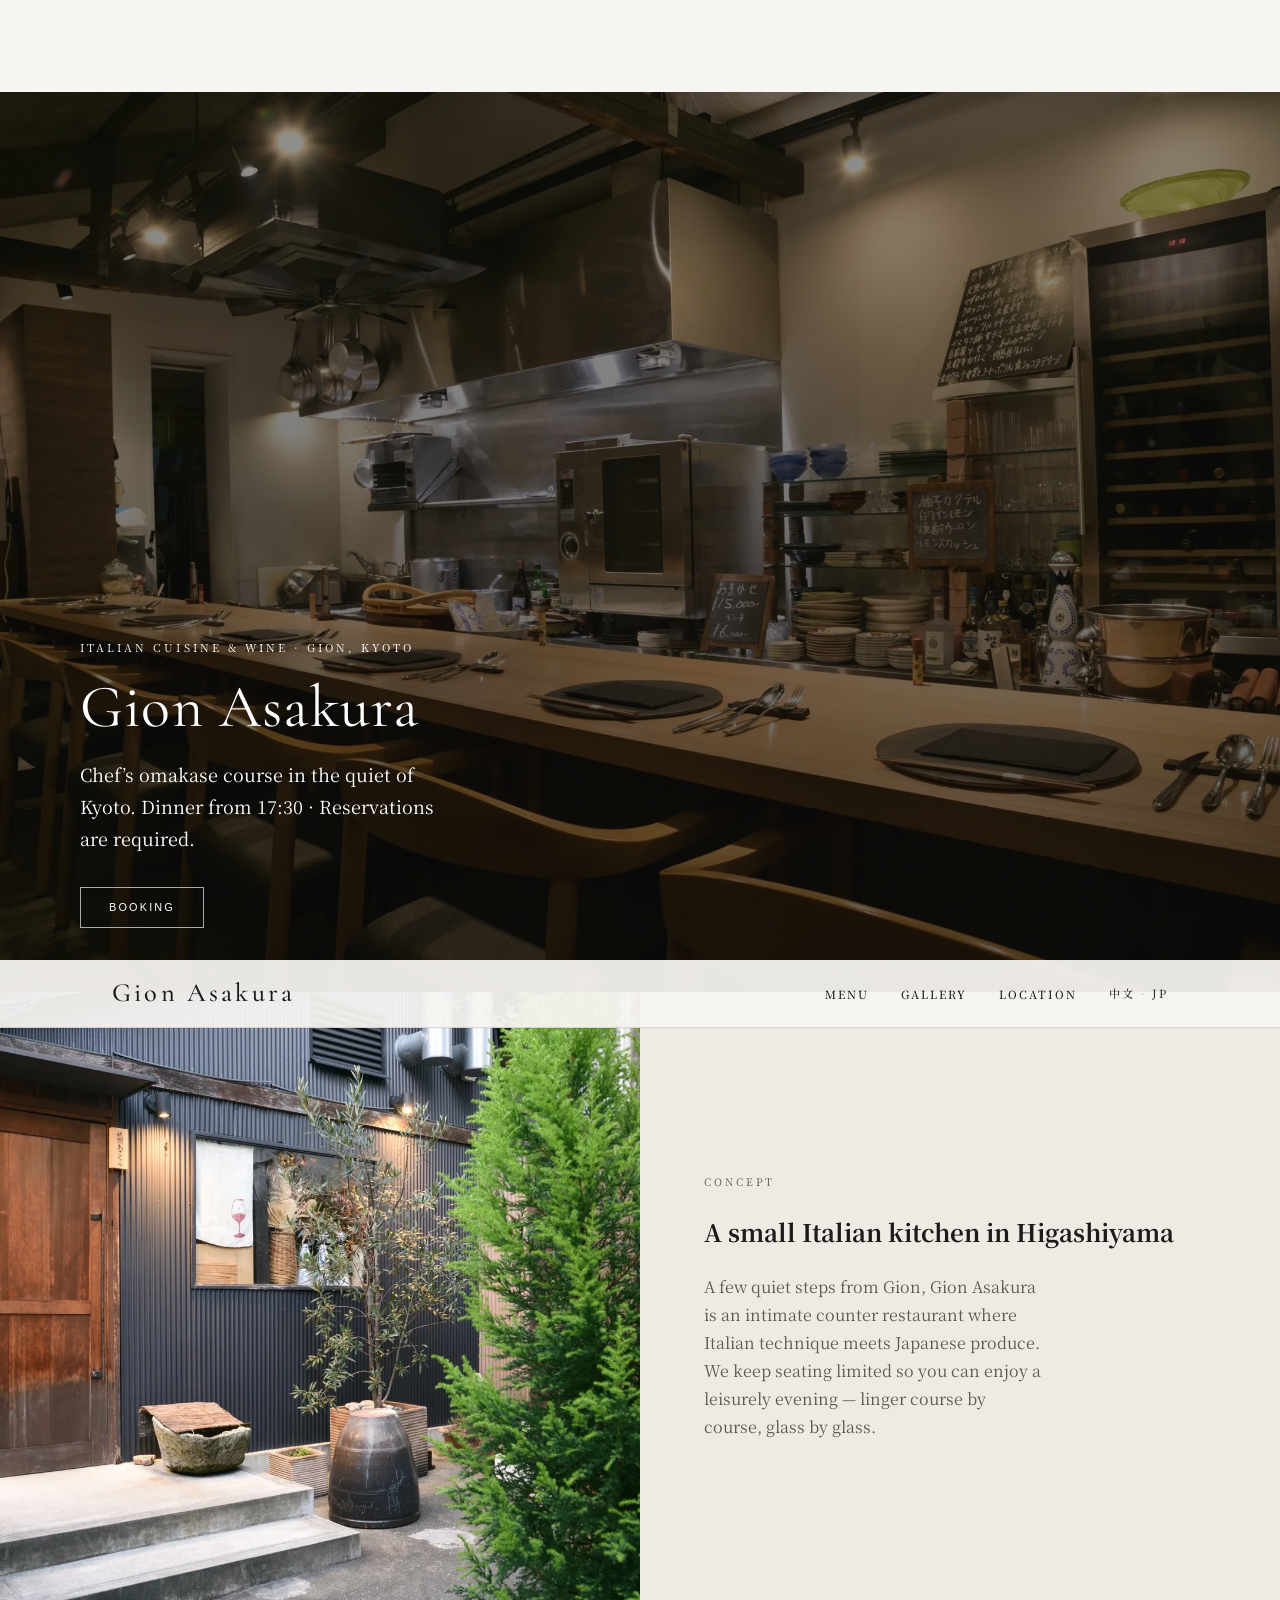
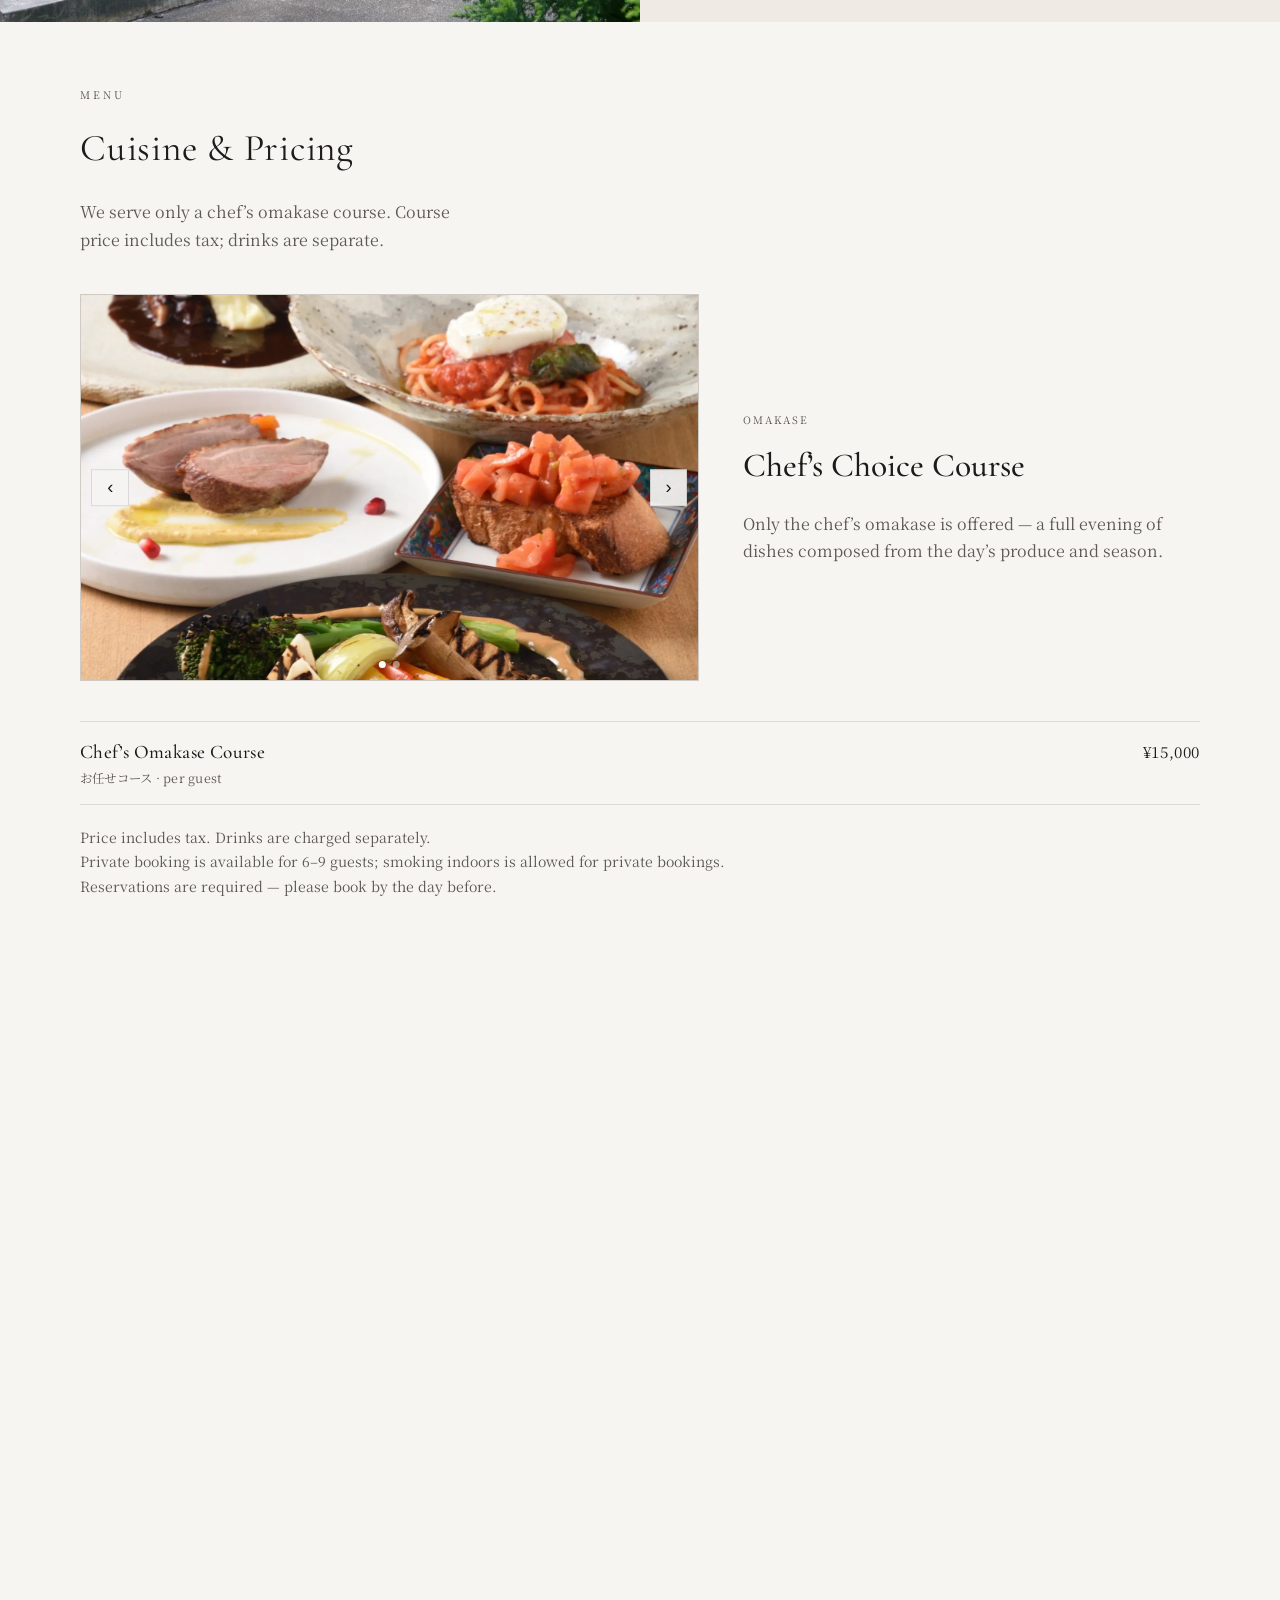
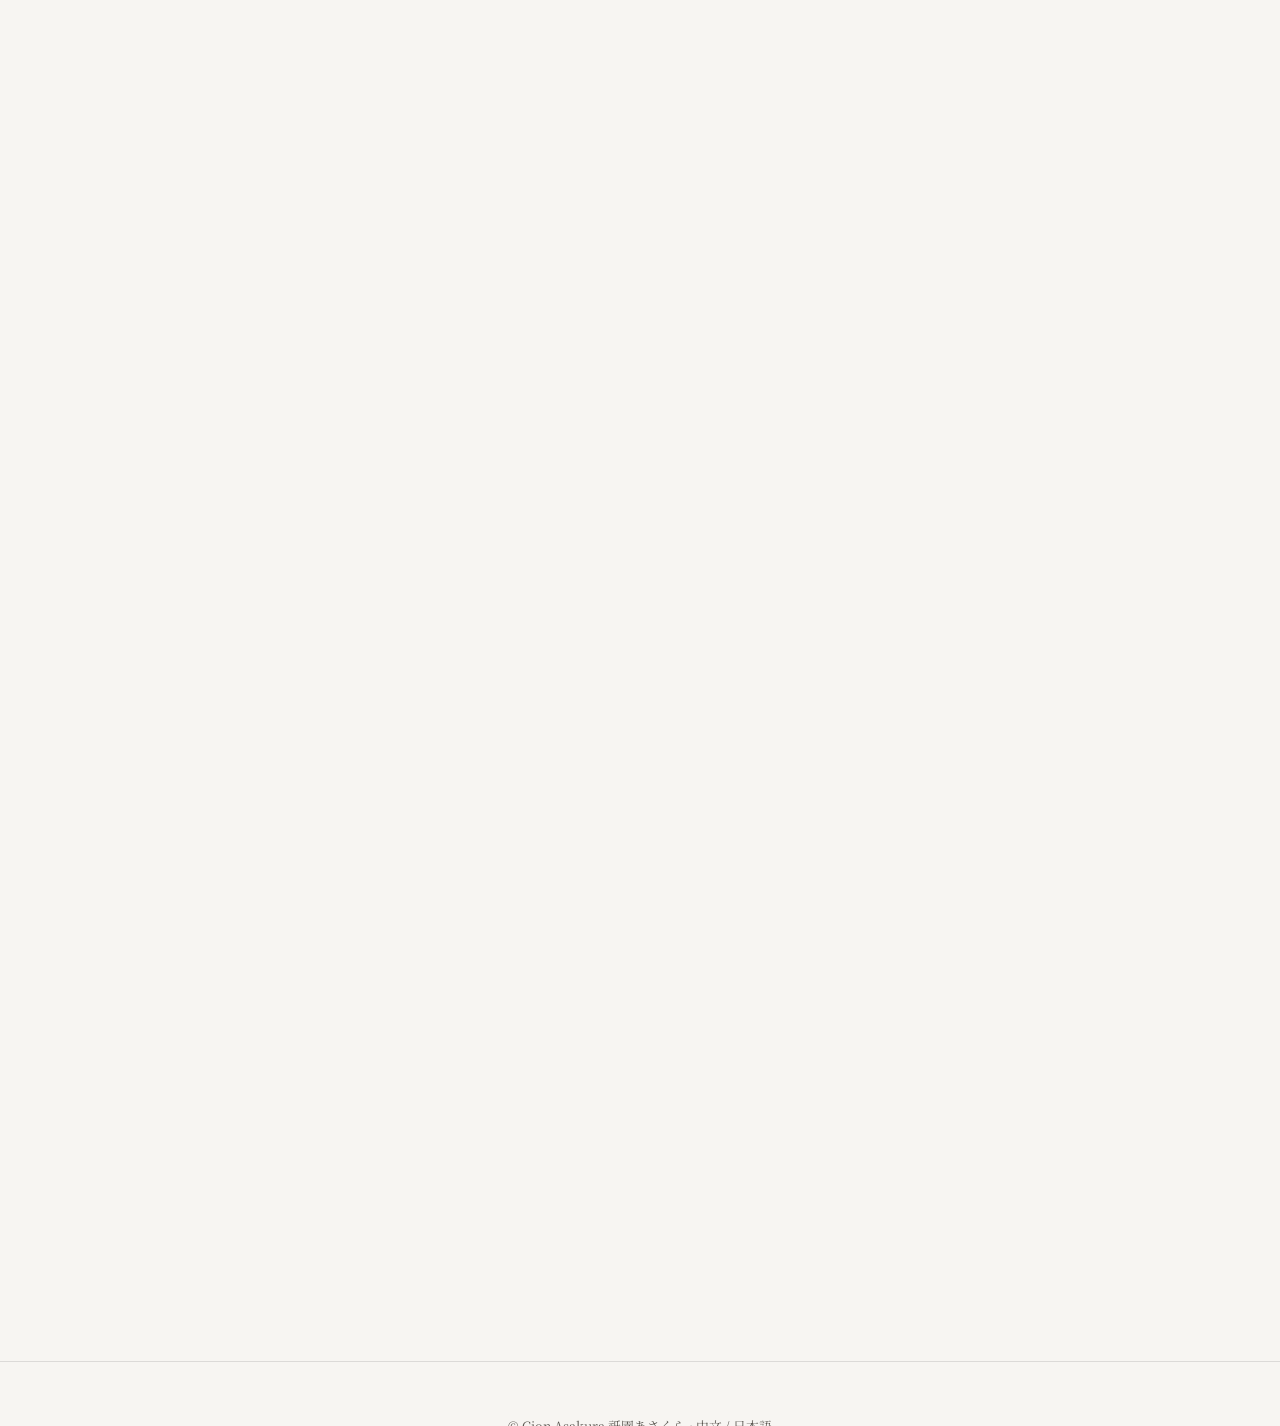
<file: index.html>
<!DOCTYPE html>
<html lang="zh-CN">
<head>
  <meta charset="UTF-8">
  <meta name="viewport" content="width=device-width, initial-scale=1.0">
  <title>Gion Asakura | 祇園あさくら</title>
  <link rel="canonical" href="en/index.html">
  <noscript>
    <meta http-equiv="refresh" content="0; url=en/index.html">
  </noscript>
  <style>
    html, body { width: 100%; height: 100%; margin: 0; }
    body { overflow: hidden; background: #1a1816; }
    .splash {
      width: 100%; height: 100%;
      background:
        linear-gradient(180deg, rgba(15, 14, 13, 0.35), rgba(15, 14, 13, 0.55)),
        url("./assets/images/hero.webp") center / cover no-repeat;
      opacity: 0;
      animation: fadeIn 420ms ease forwards;
    }
    @keyframes fadeIn { to { opacity: 1; } }
  </style>
</head>
<body>
  <div class="splash" aria-hidden="true"></div>
  <script>
    window.setTimeout(function () {
      window.location.replace("en/index.html");
    }, 420);
  </script>
</body>
</html>
</file>
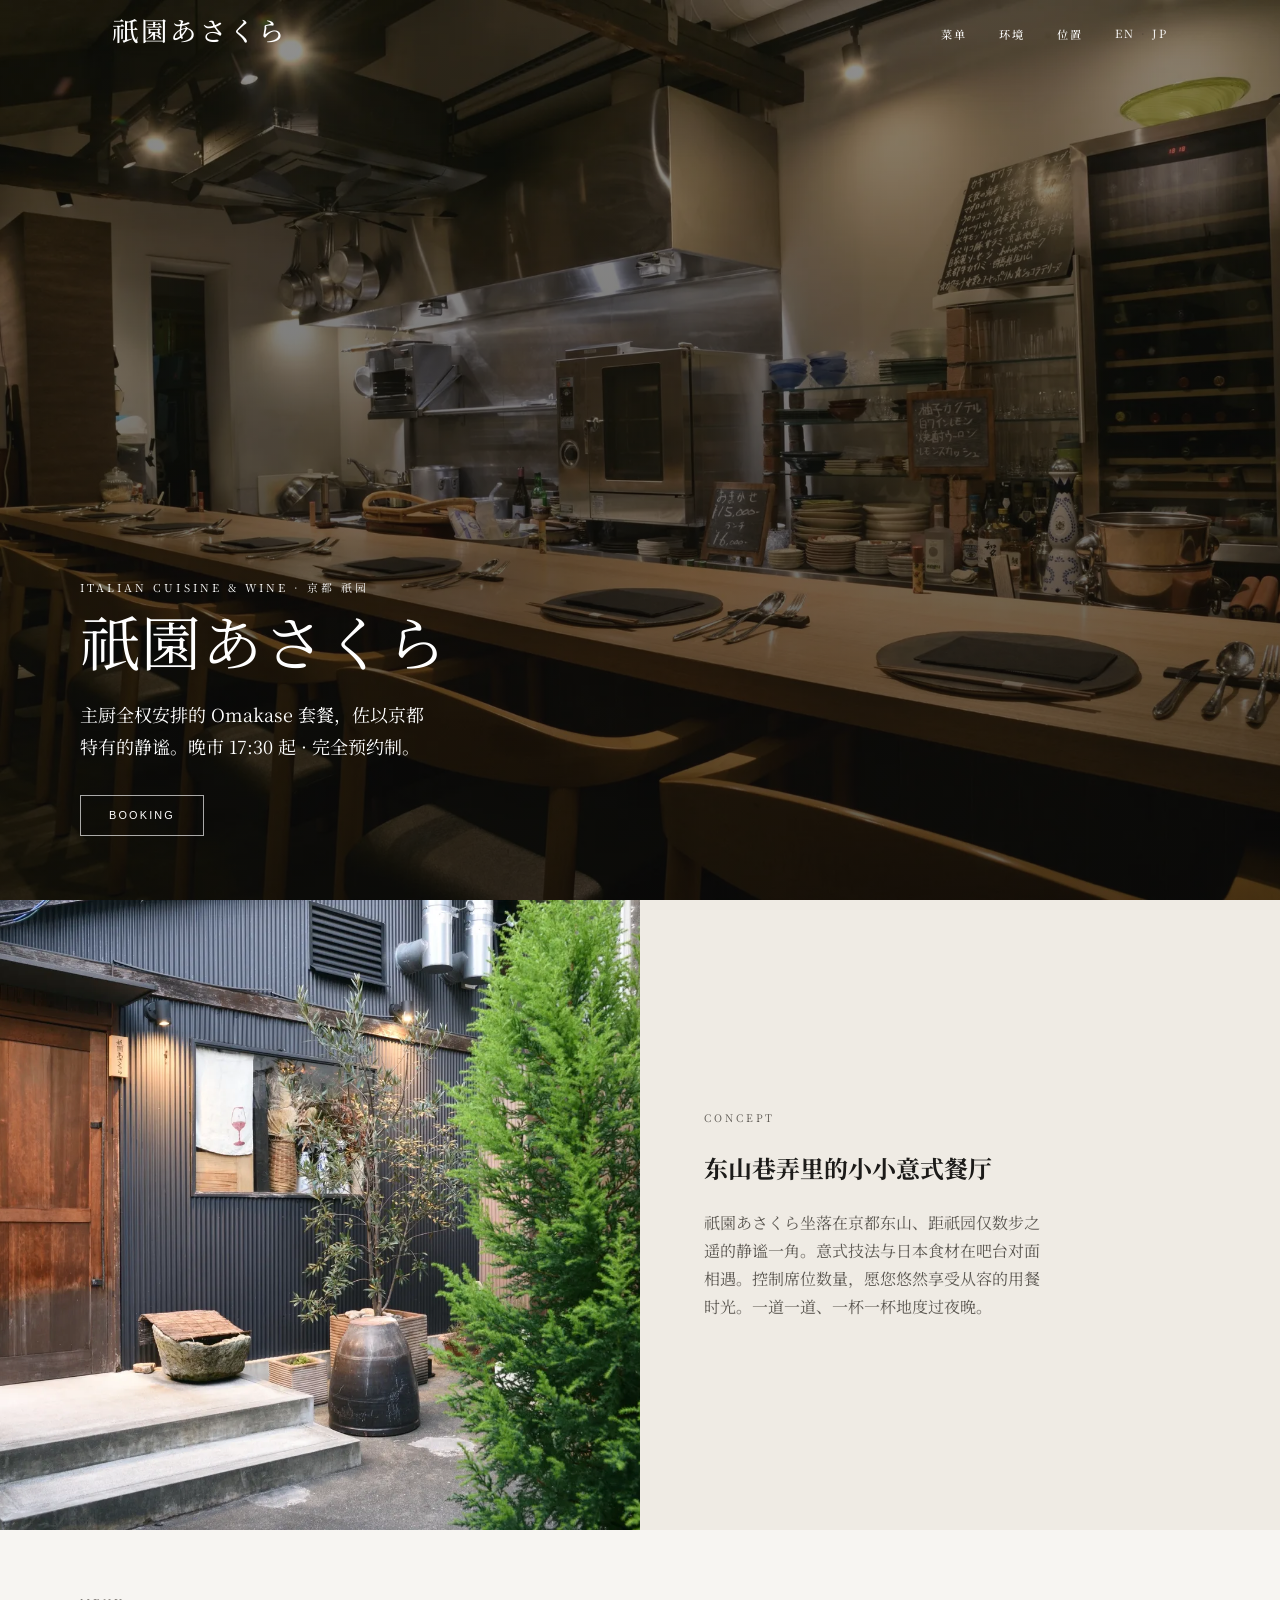
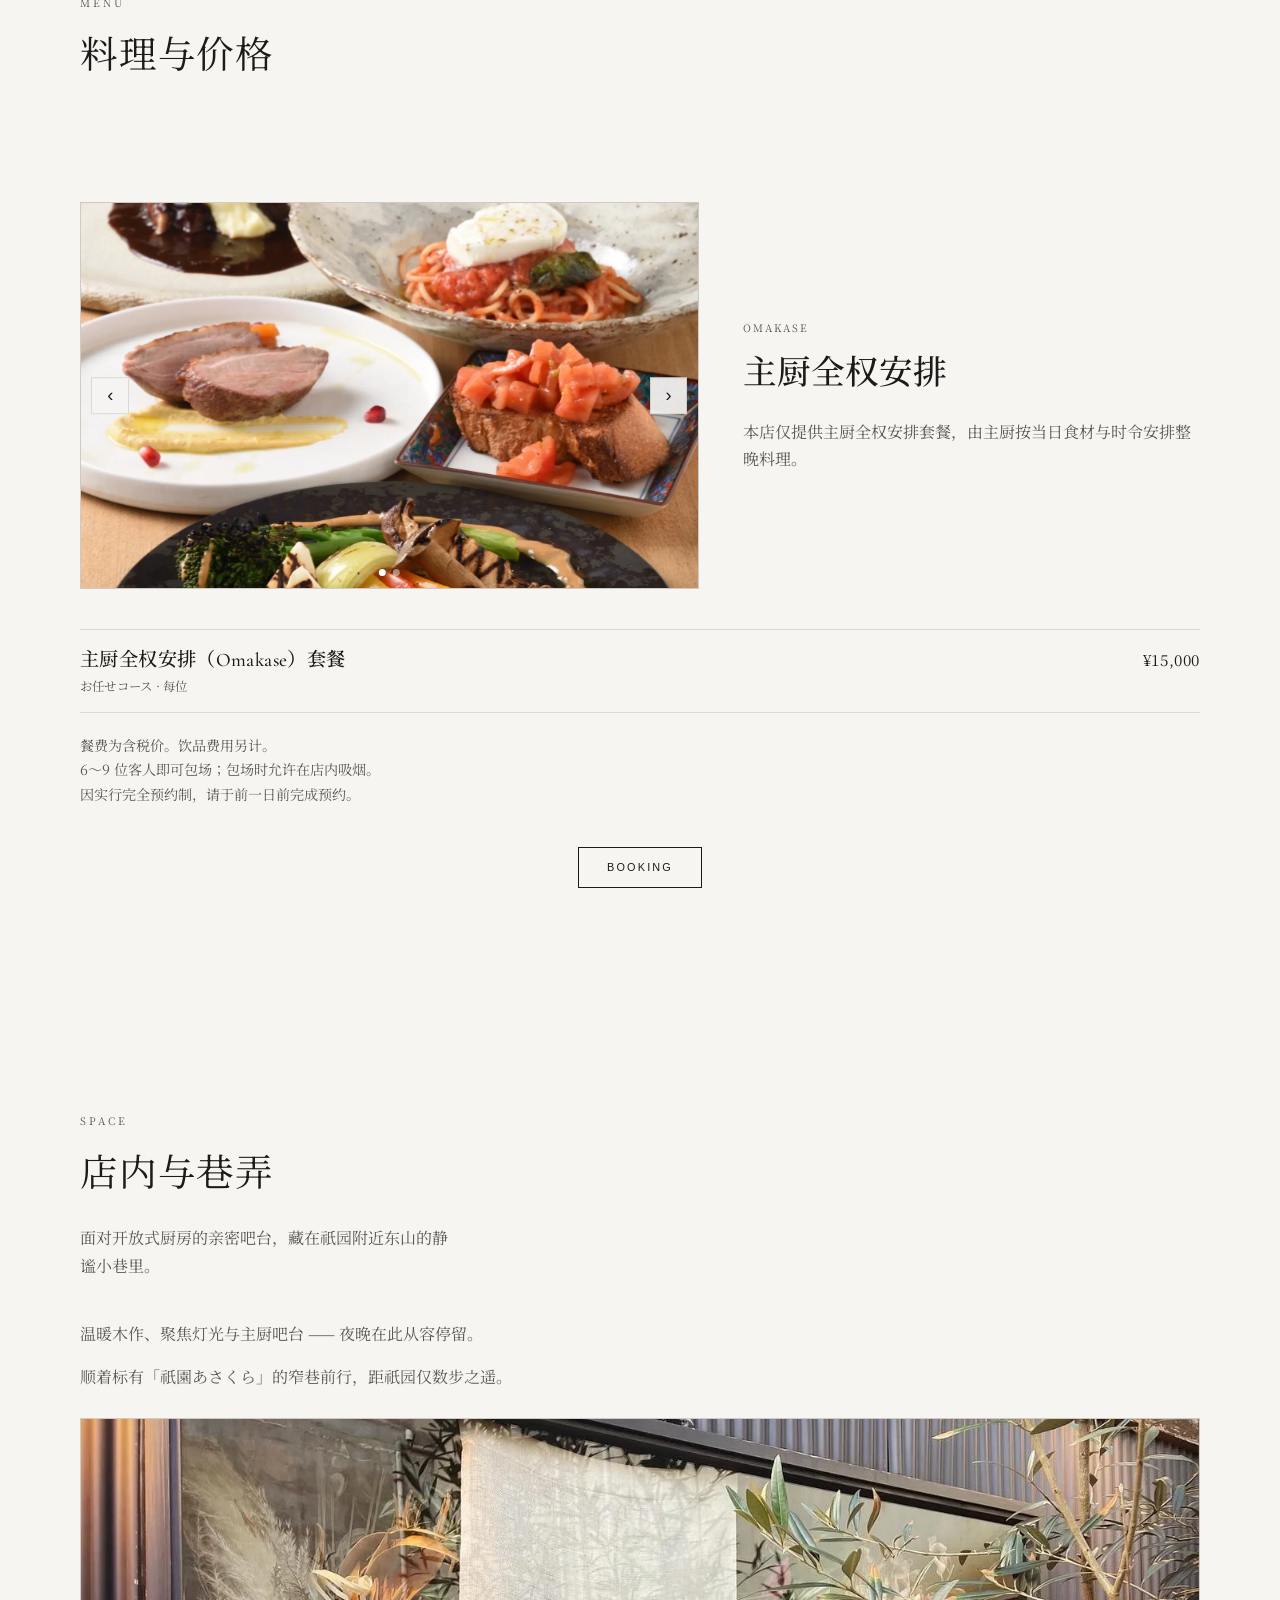
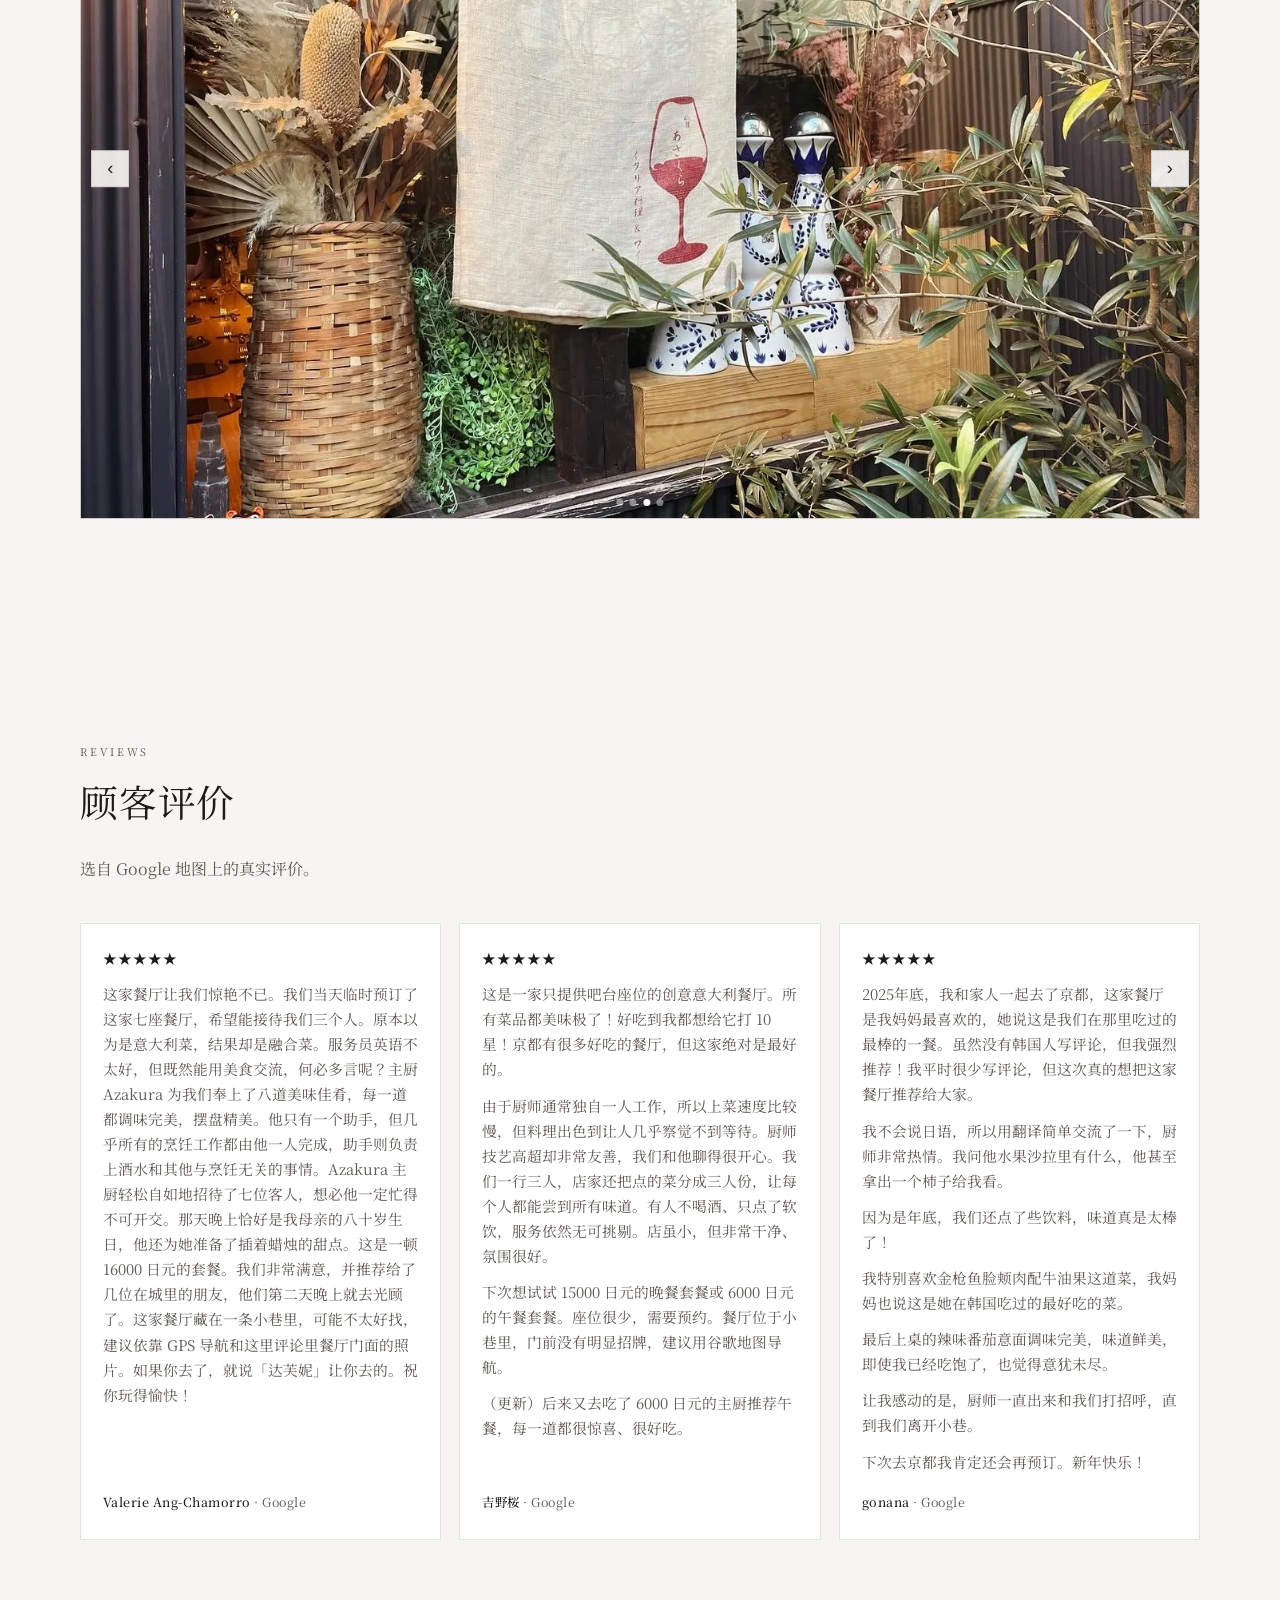
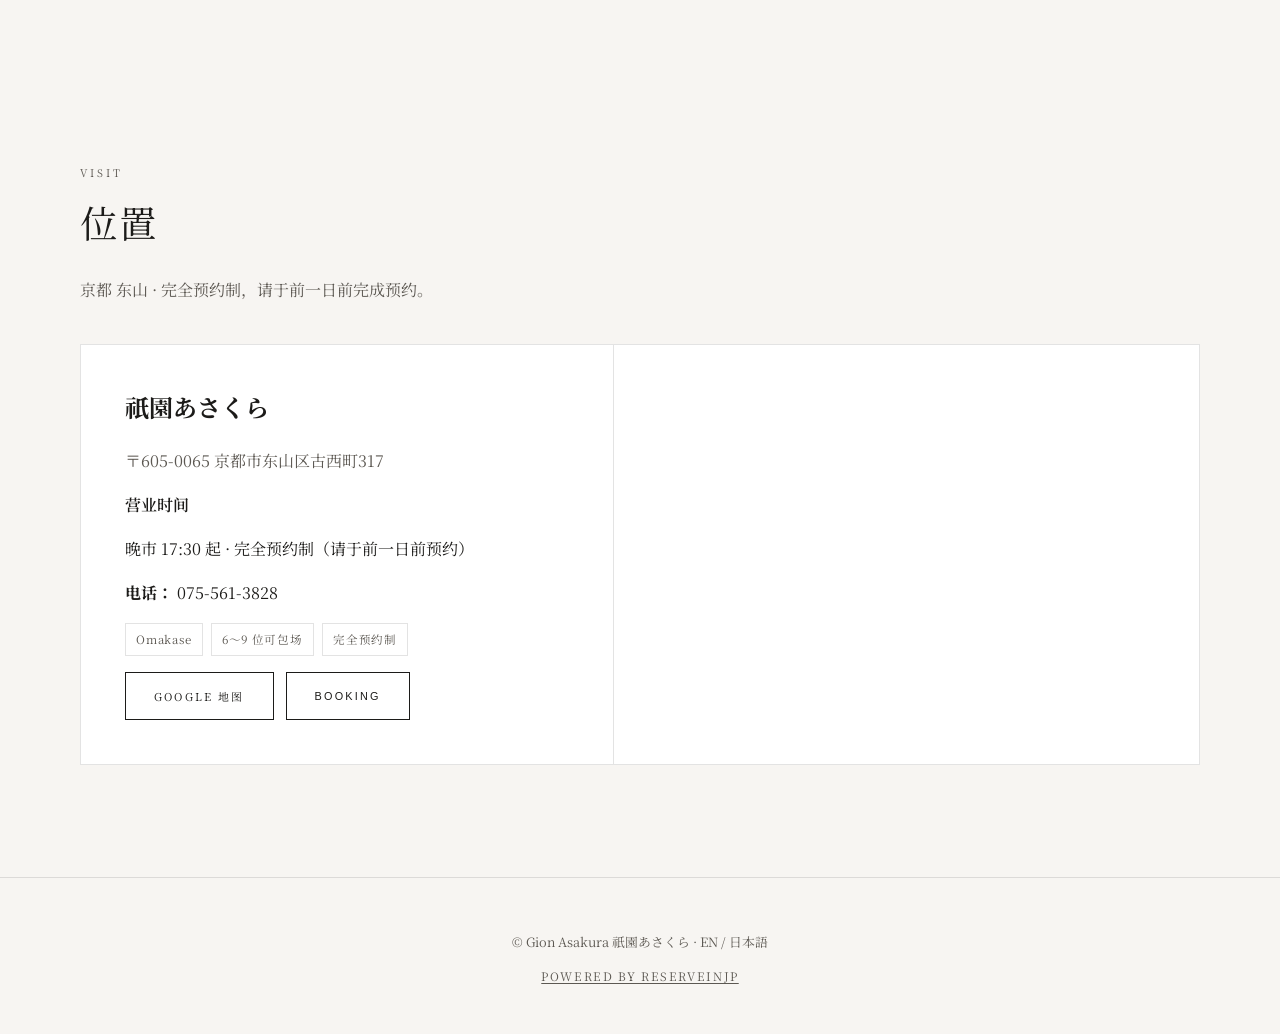
<file: cn/index.html>
<!DOCTYPE html>
<html lang="zh-CN">
<head>
  <meta charset="UTF-8">
  <meta name="viewport" content="width=device-width, initial-scale=1.0">
  <title>祇園あさくら · 京都祇园意式餐厅</title>
  <meta name="description" content="祇園あさくら — 京都东山、邻近祇园的小型意式餐厅。主厨全权安排（Omakase）套餐，每位 ¥15,000（含税）。完全预约制。">
  <link rel="preconnect" href="https://fonts.googleapis.com">
  <link rel="preconnect" href="https://fonts.gstatic.com" crossorigin>
  <link href="https://fonts.googleapis.com/css2?family=Cormorant+Garamond:ital,wght@0,400;0,500;0,600;1,400&family=Noto+Serif+JP:wght@400;500;600&family=Noto+Serif+SC:wght@400;500;600&display=swap" rel="stylesheet">
  <link rel="stylesheet" href="../styles.css">
</head>
<body>
  <header class="site-header is-hero-light">
    <div class="header-inner">
      <a href="index.html" class="logo">祇園あさくら</a>
      <button type="button" class="menu-btn" aria-label="打开菜单" aria-expanded="false"><span></span><span></span><span></span></button>
      <ul class="nav">
        <li><a href="#products">菜单</a></li>
        <li><a href="#gallery">环境</a></li>
        <li><a href="#location">位置</a></li>
        <li class="lang"><a href="../en/index.html">EN</a><span>&middot;</span><a href="../jp/index.html">JP</a></li>
      </ul>
    </div>
  </header>

  <section class="hero" style="background-image: url('../assets/images/hero.webp');">
    <div class="hero-inner">
      <p class="hero-kicker">Italian Cuisine &amp; Wine · 京都 祇园</p>
      <h1>祇園あさくら</h1>
      <p class="hero-lead">主厨全权安排的 Omakase 套餐，佐以京都特有的静谧。晚市 17:30 起 · 完全预约制。</p>
      <div class="hero-cta">
        <button type="button" class="btn btn--light js-booking-trigger">booking</button>
      </div>
    </div>
  </section>

  <div class="band">
    <div class="band__media" style="background-image: url('../assets/images/exterior-entrance.webp');" role="img" aria-label="东山巷弄中的店面"></div>
    <div class="band__text">
      <p class="section-label">Concept</p>
      <h2>东山巷弄里的小小意式餐厅</h2>
      <p>祇園あさくら坐落在京都东山、距祇园仅数步之遥的静谧一角。意式技法与日本食材在吧台对面相遇。控制席位数量，愿您悠然享受从容的用餐时光。一道一道、一杯一杯地度过夜晚。</p>
    </div>
  </div>

  <section id="products" class="section section--tight-top">
    <div class="container">
      <p class="section-label">Menu</p>
      <h2>料理与价格</h2>
      <p class="section-intro">仅提供主厨全权安排（Omakase）套餐。餐费含税；饮品费用另计。</p>

      <div class="omakase-block">
        <div class="media-carousel" data-carousel>
          <div class="carousel-track-wrapper">
            <div class="carousel-track" data-carousel-track>
              <div class="carousel-slide"><img src="../assets/images/dishes-spread.webp" alt="主厨全权安排套餐料理"></div>
              <div class="carousel-slide"><img src="../assets/images/antipasti.webp" alt="料理细节"></div>
            </div>
          </div>
          <button type="button" class="carousel-btn carousel-btn-prev" data-carousel-prev aria-label="上一张">‹</button>
          <button type="button" class="carousel-btn carousel-btn-next" data-carousel-next aria-label="下一张">›</button>
          <div class="carousel-dots" data-carousel-dots></div>
        </div>
        <div class="omakase-copy">
          <p class="editorial-kicker">Omakase</p>
          <h3>主厨全权安排</h3>
          <p>本店仅提供主厨全权安排套餐，由主厨按当日食材与时令安排整晚料理。</p>
        </div>
      </div>

      <div class="menu-list">
        <div class="menu-row"><div class="menu-row__name">主厨全权安排（Omakase）套餐<small>お任せコース · 每位</small></div><span class="menu-row__price">¥15,000</span></div>
      </div>
      <p class="menu-note">餐费为含税价。饮品费用另计。<br>6〜9 位客人即可包场；包场时允许在店内吸烟。<br>因实行完全预约制，请于前一日前完成预约。</p>

      <div class="products-cta">
        <button type="button" class="btn btn--dark js-booking-trigger">booking</button>
      </div>
    </div>
  </section>

  <section id="gallery" class="section">
    <div class="container">
      <p class="section-label">Space</p>
      <h2>店内与巷弄</h2>
      <p class="section-intro">面对开放式厨房的亲密吧台，藏在祇园附近东山的静谧小巷里。</p>
      <div class="space-intro-copy">
        <p>温暖木作、聚焦灯光与主厨吧台 —— 夜晚在此从容停留。</p>
        <p>顺着标有「祇園あさくら」的窄巷前行，距祇园仅数步之遥。</p>
      </div>
      <div class="media-carousel" data-carousel>
        <div class="carousel-track-wrapper">
          <div class="carousel-track" data-carousel-track>
            <div class="carousel-slide"><img src="../assets/images/interior-counter.webp" alt="吧台席位与开放式厨房"></div>
            <div class="carousel-slide"><img src="../assets/images/alley-sign.webp" alt="巷弄导览牌"></div>
            <div class="carousel-slide"><img src="../assets/images/window-noren.webp" alt="葡萄酒暖帘"></div>
            <div class="carousel-slide"><img src="../assets/images/interior-setting.webp" alt="吧台席位细节"></div>
          </div>
        </div>
        <button type="button" class="carousel-btn carousel-btn-prev" data-carousel-prev aria-label="上一张">‹</button>
        <button type="button" class="carousel-btn carousel-btn-next" data-carousel-next aria-label="下一张">›</button>
        <div class="carousel-dots" data-carousel-dots></div>
      </div>
    </div>
  </section>

  <section id="reviews" class="section">
    <div class="container">
      <p class="section-label">Reviews</p>
      <h2>顾客评价</h2>
      <p class="section-intro">选自 Google 地图上的真实评价。</p>
      <div class="reviews-grid">
        <article class="review-card">
          <p class="review-card__stars" aria-label="5 星">★★★★★</p>
          <div class="review-card__quote">
            <p>这家餐厅让我们惊艳不已。我们当天临时预订了这家七座餐厅，希望能接待我们三个人。原本以为是意大利菜，结果却是融合菜。服务员英语不太好，但既然能用美食交流，何必多言呢？主厨 Azakura 为我们奉上了八道美味佳肴，每一道都调味完美，摆盘精美。他只有一个助手，但几乎所有的烹饪工作都由他一人完成，助手则负责上酒水和其他与烹饪无关的事情。Azakura 主厨轻松自如地招待了七位客人，想必他一定忙得不可开交。那天晚上恰好是我母亲的八十岁生日，他还为她准备了插着蜡烛的甜点。这是一顿 16000 日元的套餐。我们非常满意，并推荐给了几位在城里的朋友，他们第二天晚上就去光顾了。这家餐厅藏在一条小巷里，可能不太好找，建议依靠 GPS 导航和这里评论里餐厅门面的照片。如果你去了，就说「达芙妮」让你去的。祝你玩得愉快！</p>
          </div>
          <p class="review-card__meta"><strong>Valerie Ang-Chamorro</strong> · Google</p>
        </article>
        <article class="review-card">
          <p class="review-card__stars" aria-label="5 星">★★★★★</p>
          <div class="review-card__quote">
            <p>这是一家只提供吧台座位的创意意大利餐厅。所有菜品都美味极了！好吃到我都想给它打 10 星！京都有很多好吃的餐厅，但这家绝对是最好的。</p>
            <p>由于厨师通常独自一人工作，所以上菜速度比较慢，但料理出色到让人几乎察觉不到等待。厨师技艺高超却非常友善，我们和他聊得很开心。我们一行三人，店家还把点的菜分成三人份，让每个人都能尝到所有味道。有人不喝酒、只点了软饮，服务依然无可挑剔。店虽小，但非常干净、氛围很好。</p>
            <p>下次想试试 15000 日元的晚餐套餐或 6000 日元的午餐套餐。座位很少，需要预约。餐厅位于小巷里，门前没有明显招牌，建议用谷歌地图导航。</p>
            <p>（更新）后来又去吃了 6000 日元的主厨推荐午餐，每一道都很惊喜、很好吃。</p>
          </div>
          <p class="review-card__meta"><strong>吉野桜</strong> · Google</p>
        </article>
        <article class="review-card">
          <p class="review-card__stars" aria-label="5 星">★★★★★</p>
          <div class="review-card__quote">
            <p>2025年底，我和家人一起去了京都，这家餐厅是我妈妈最喜欢的，她说这是我们在那里吃过的最棒的一餐。虽然没有韩国人写评论，但我强烈推荐！我平时很少写评论，但这次真的想把这家餐厅推荐给大家。</p>
            <p>我不会说日语，所以用翻译简单交流了一下，厨师非常热情。我问他水果沙拉里有什么，他甚至拿出一个柿子给我看。</p>
            <p>因为是年底，我们还点了些饮料，味道真是太棒了！</p>
            <p>我特别喜欢金枪鱼脸颊肉配牛油果这道菜，我妈妈也说这是她在韩国吃过的最好吃的菜。</p>
            <p>最后上桌的辣味番茄意面调味完美，味道鲜美，即使我已经吃饱了，也觉得意犹未尽。</p>
            <p>让我感动的是，厨师一直出来和我们打招呼，直到我们离开小巷。</p>
            <p>下次去京都我肯定还会再预订。新年快乐！</p>
          </div>
          <p class="review-card__meta"><strong>gonana</strong> · Google</p>
        </article>
      </div>
    </div>
  </section>

  <section id="location" class="section">
    <div class="container">
      <p class="section-label">Visit</p>
      <h2>位置</h2>
      <p class="section-intro">京都 东山 · 完全预约制，请于前一日前完成预约。</p>
      <div class="location-wrap">
        <div class="location-info">
          <h3>祇園あさくら</h3>
          <p class="address">〒605-0065 京都市东山区古西町317</p>
          <div class="hours-block">
            <p><strong>营业时间</strong></p>
            <p>晚市 17:30 起 · 完全预约制（请于前一日前预约）</p>
          </div>
          <p class="phone"><strong>电话：</strong> <a href="tel:+81755613828">075-561-3828</a></p>
          <div class="tags">
            <span class="tag">Omakase</span>
            <span class="tag">6〜9 位可包场</span>
            <span class="tag">完全预约制</span>
          </div>
          <div class="location-actions">
            <a href="https://www.google.com/maps?cid=3698002281516441157" target="_blank" rel="noopener noreferrer" class="btn btn--dark">Google 地图</a>
            <button type="button" class="btn btn--dark js-booking-trigger">booking</button>
          </div>
        </div>
        <div class="map-container">
          <iframe title="祇園あさくら 地图" src="https://maps.google.com/maps?q=Gion%20Asakura&ftid=0x600108c224c5f195:0x3351f17b705f1e45&z=17&output=embed" width="100%" height="100%" style="border:0;" allowfullscreen="" loading="lazy" referrerpolicy="no-referrer-when-downgrade"></iframe>
        </div>
      </div>
    </div>
  </section>

  <footer class="site-footer">
    <p>&copy; Gion Asakura 祇園あさくら &middot; <a href="../en/index.html">EN</a> / <a href="../jp/index.html">日本語</a></p>
    <p class="powered-by"><a href="https://reserveinjp.com/" target="_blank" rel="noopener noreferrer" aria-label="reserveinjp">powered by reserveinjp</a></p>
  </footer>

  <div id="booking-modal" class="booking-modal" hidden>
    <div class="booking-modal__backdrop" data-booking-close></div>
    <div class="booking-modal__dialog" role="dialog" aria-modal="true" aria-labelledby="booking-modal-title">
      <button type="button" class="booking-modal__close" aria-label="关闭预约弹窗" data-booking-close>&times;</button>
      <h3 id="booking-modal-title">booking</h3>
      <div class="booking-modal__actions">
        <a href="../booking.html?lang=cn">在线预约表单</a>
        <a href="https://api.whatsapp.com/send/?phone=85290744644&text=%E6%82%A8%E5%A5%BD%EF%BC%8C%E6%88%91%E6%83%B3%E9%A2%84%E7%BA%A6%20%E7%A5%87%E5%9C%92%E3%81%82%E3%81%95%E3%81%8F%E3%82%89%20%2F%20Gion%20Asakura%E3%80%82%E4%BA%BA%E6%95%B0%20__%20%E4%BA%BA%EF%BC%8C%E5%B8%8C%E6%9C%9B%E6%97%A5%E6%9C%9F%20__%20%EF%BC%8C%E6%97%B6%E9%97%B4%20__%20%E3%80%82" target="_blank" rel="noopener noreferrer">WhatsApp 预约</a>
        <a href="tel:+81755613828">电话预约</a>
      </div>
    </div>
  </div>

  <script src="../script.js"></script>
</body>
</html>
</file>
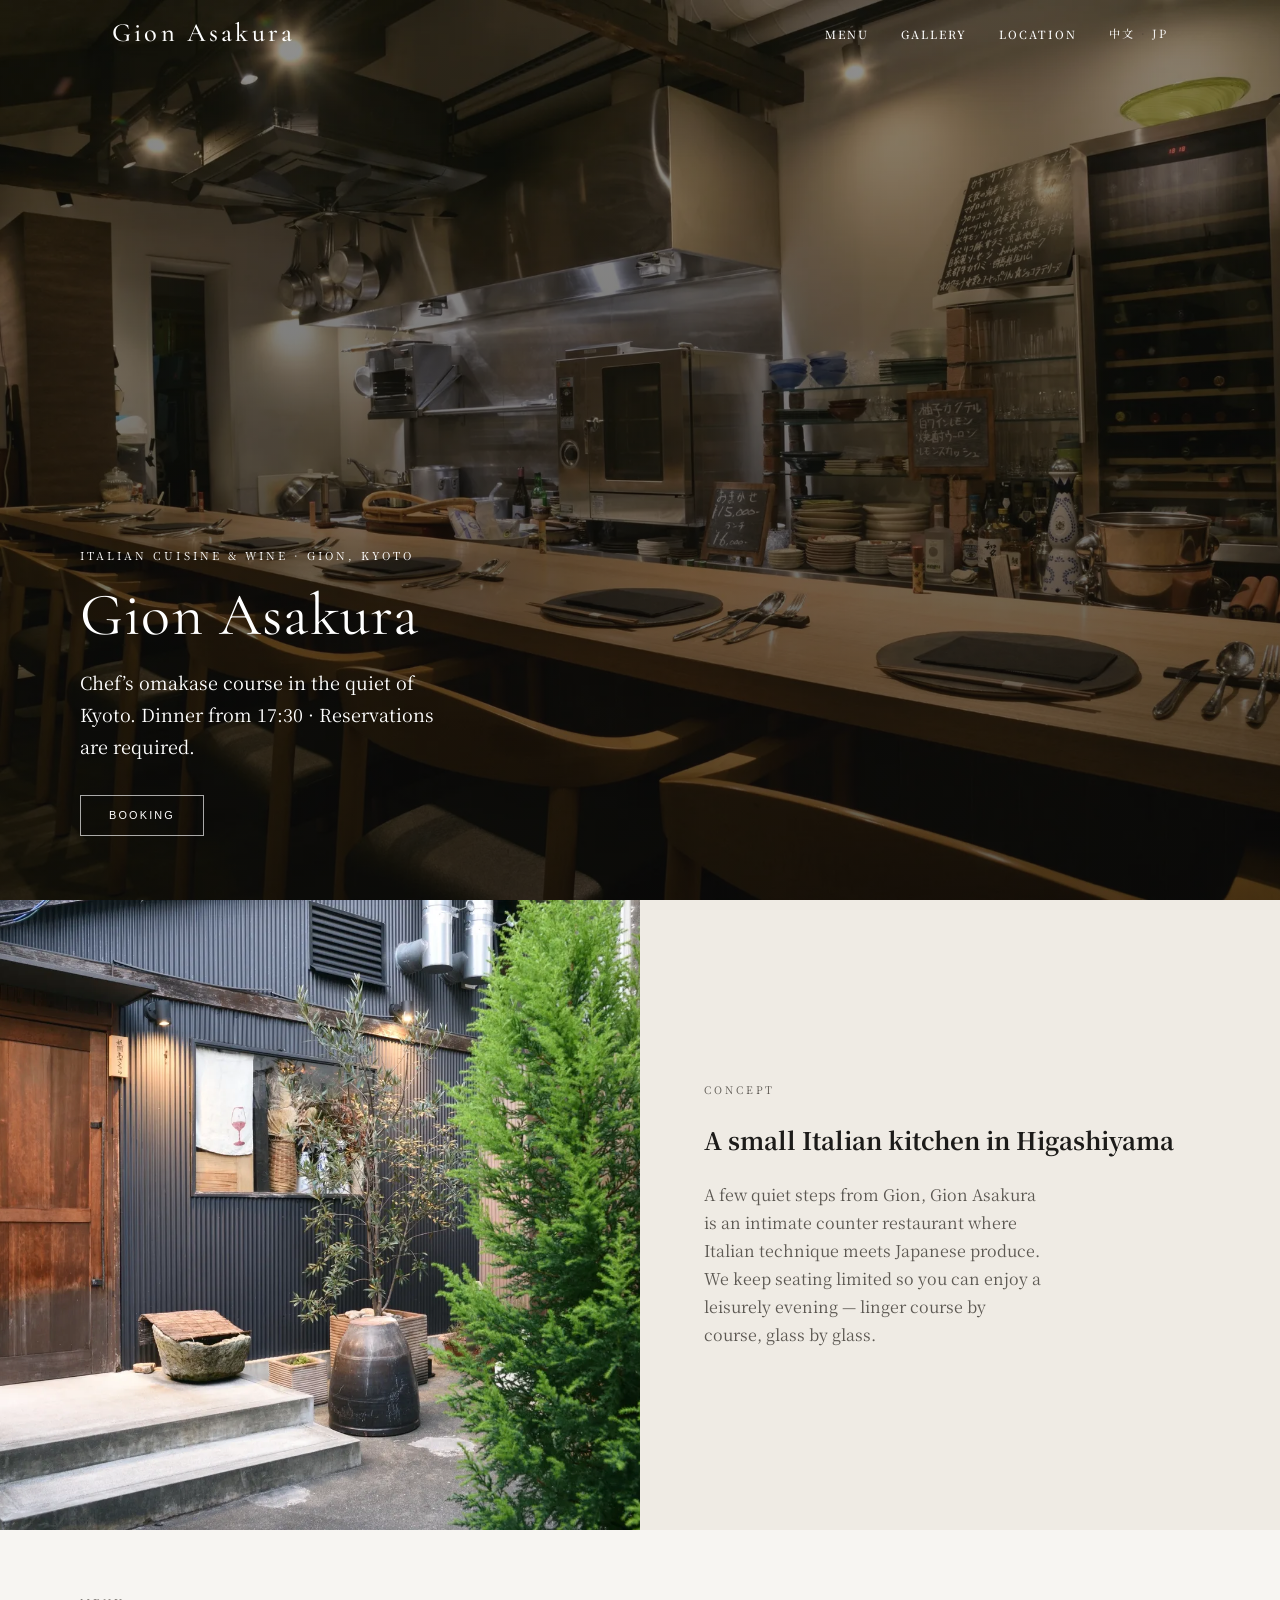
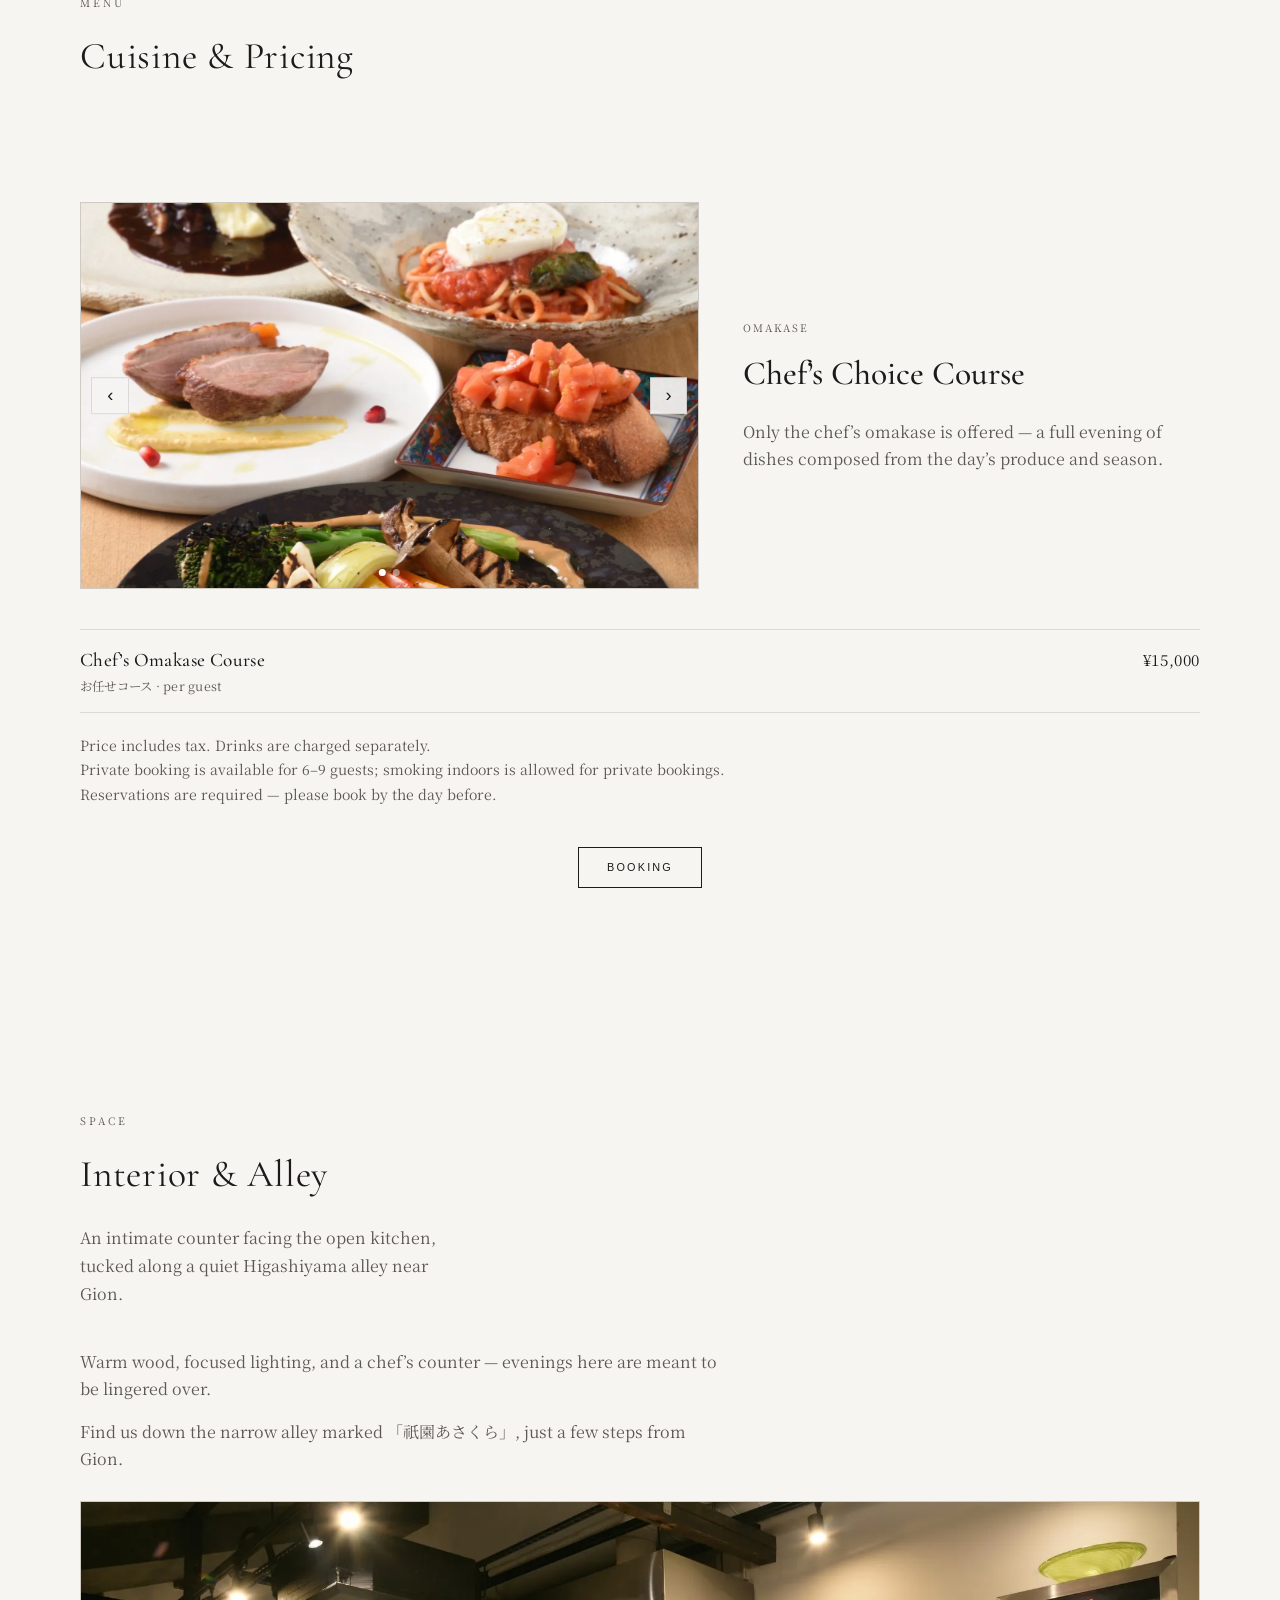
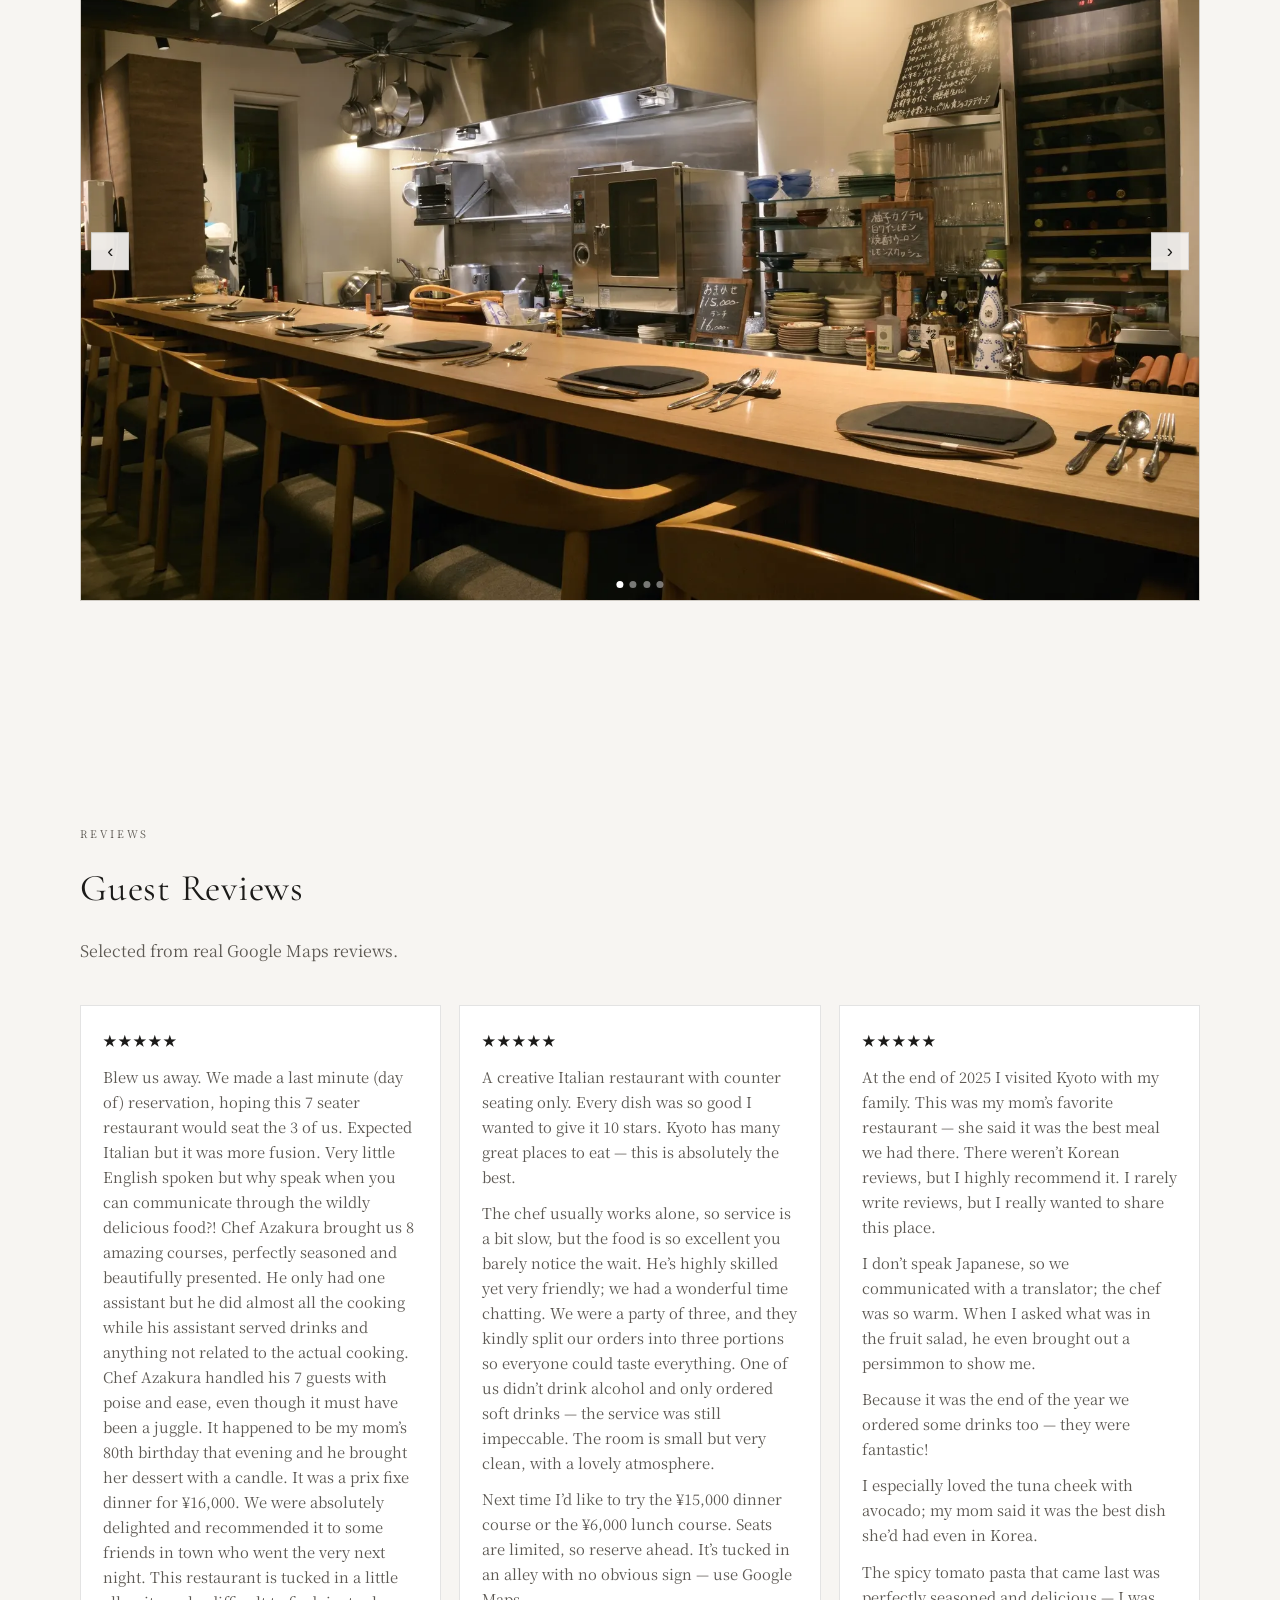
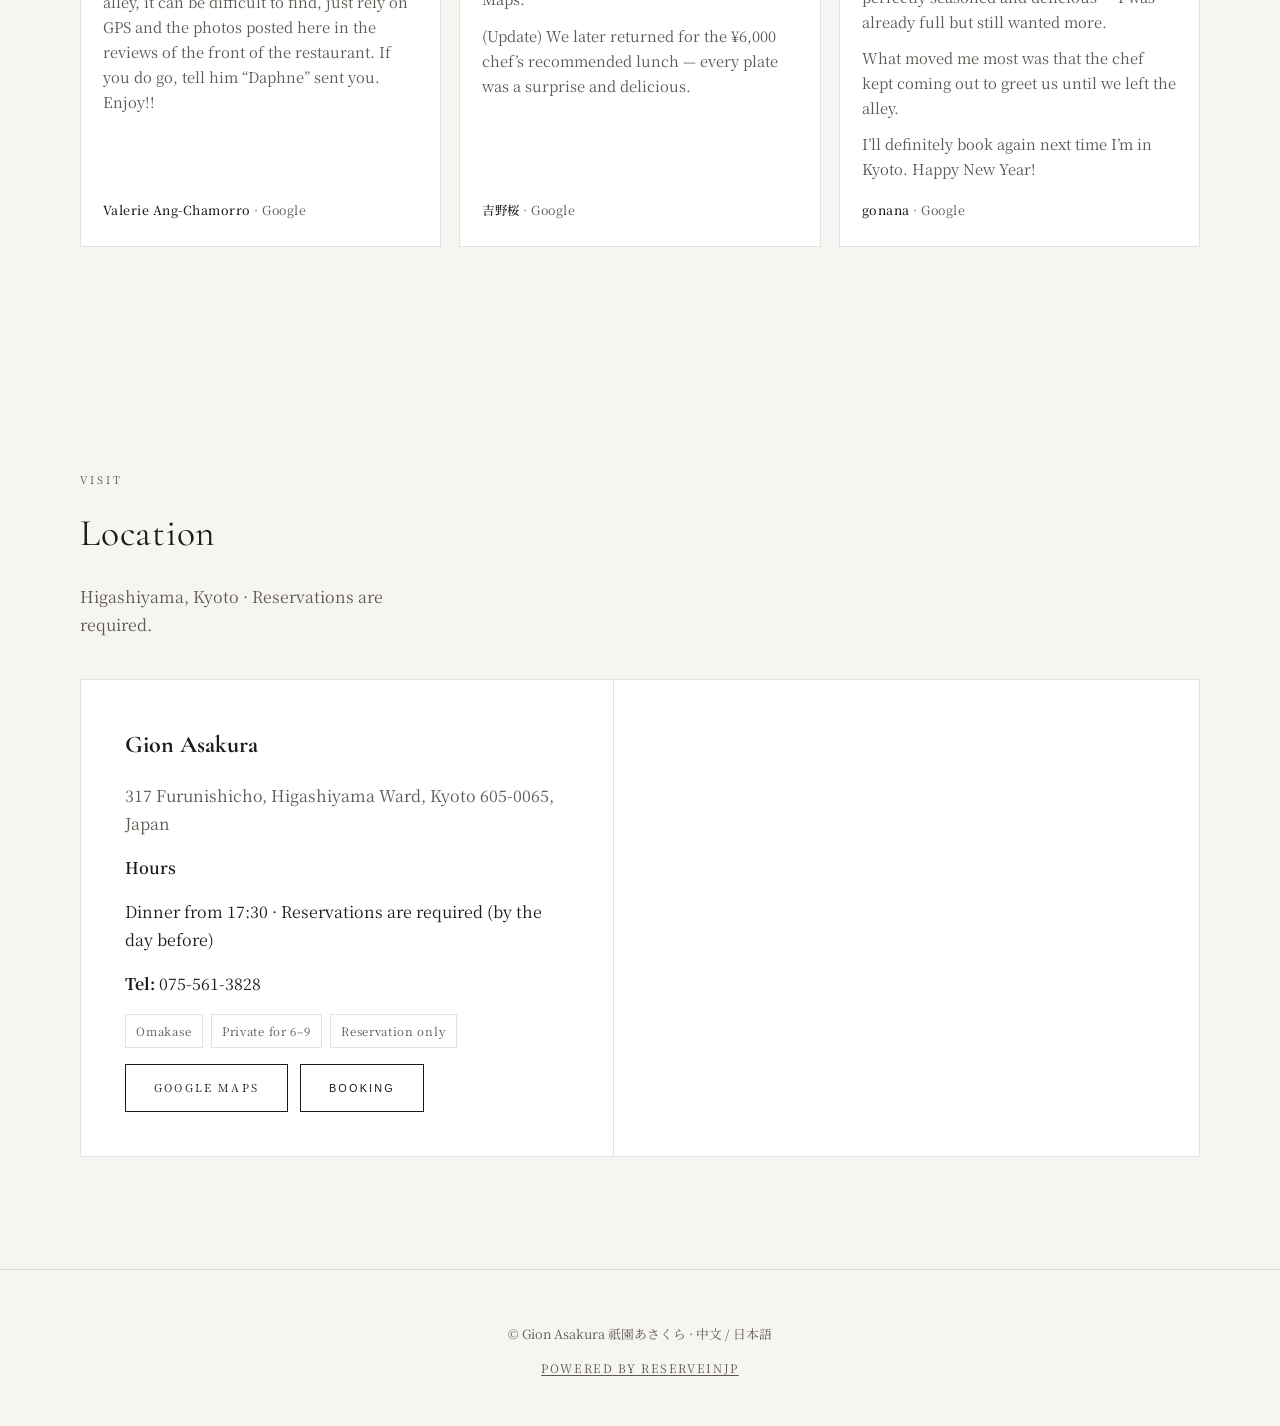
<file: en/index.html>
<!DOCTYPE html>
<html lang="en">
<head>
  <meta charset="UTF-8">
  <meta name="viewport" content="width=device-width, initial-scale=1.0">
  <title>Gion Asakura · Italian Restaurant in Gion, Kyoto</title>
  <meta name="description" content="Gion Asakura — intimate Italian restaurant in Higashiyama, Kyoto near Gion. Omakase course ¥15,000 per person (tax included). Reservations are required.">
  <link rel="preconnect" href="https://fonts.googleapis.com">
  <link rel="preconnect" href="https://fonts.gstatic.com" crossorigin>
  <link href="https://fonts.googleapis.com/css2?family=Cormorant+Garamond:ital,wght@0,400;0,500;0,600;1,400&family=Noto+Serif+JP:wght@400;500;600&family=Noto+Serif+SC:wght@400;500;600&display=swap" rel="stylesheet">
  <link rel="stylesheet" href="../styles.css">
</head>
<body>
  <header class="site-header is-hero-light">
    <div class="header-inner">
      <a href="index.html" class="logo">Gion Asakura</a>
      <button type="button" class="menu-btn" aria-label="Open menu" aria-expanded="false"><span></span><span></span><span></span></button>
      <ul class="nav">
        <li><a href="#products">Menu</a></li>
        <li><a href="#gallery">Gallery</a></li>
        <li><a href="#location">Location</a></li>
        <li class="lang"><a href="../cn/index.html">中文</a><span>&middot;</span><a href="../jp/index.html">JP</a></li>
      </ul>
    </div>
  </header>

  <section class="hero" style="background-image: url('../assets/images/hero.webp');">
    <div class="hero-inner">
      <p class="hero-kicker">Italian Cuisine &amp; Wine · Gion, Kyoto</p>
      <h1>Gion Asakura</h1>
      <p class="hero-lead">Chef’s omakase course in the quiet of Kyoto. Dinner from 17:30 · Reservations are required.</p>
      <div class="hero-cta">
        <button type="button" class="btn btn--light js-booking-trigger">booking</button>
      </div>
    </div>
  </section>

  <div class="band">
    <div class="band__media" style="background-image: url('../assets/images/exterior-entrance.webp');" role="img" aria-label="Storefront in a Higashiyama alley"></div>
    <div class="band__text">
      <p class="section-label">Concept</p>
      <h2>A small Italian kitchen in Higashiyama</h2>
      <p>A few quiet steps from Gion, Gion Asakura is an intimate counter restaurant where Italian technique meets Japanese produce. We keep seating limited so you can enjoy a leisurely evening — linger course by course, glass by glass.</p>
    </div>
  </div>

  <section id="products" class="section section--tight-top">
    <div class="container">
      <p class="section-label">Menu</p>
      <h2>Cuisine &amp; Pricing</h2>
      <p class="section-intro">We serve only a chef’s omakase course. Course price includes tax; drinks are separate.</p>

      <div class="omakase-block">
        <div class="media-carousel" data-carousel>
          <div class="carousel-track-wrapper">
            <div class="carousel-track" data-carousel-track>
              <div class="carousel-slide"><img src="../assets/images/dishes-spread.webp" alt="Chef’s omakase course"></div>
              <div class="carousel-slide"><img src="../assets/images/antipasti.webp" alt="Dish detail"></div>
            </div>
          </div>
          <button type="button" class="carousel-btn carousel-btn-prev" data-carousel-prev aria-label="Previous slide">‹</button>
          <button type="button" class="carousel-btn carousel-btn-next" data-carousel-next aria-label="Next slide">›</button>
          <div class="carousel-dots" data-carousel-dots></div>
        </div>
        <div class="omakase-copy">
          <p class="editorial-kicker">Omakase</p>
          <h3>Chef’s Choice Course</h3>
          <p>Only the chef’s omakase is offered — a full evening of dishes composed from the day’s produce and season.</p>
        </div>
      </div>

      <div class="menu-list">
        <div class="menu-row"><div class="menu-row__name">Chef’s Omakase Course<small>お任せコース · per guest</small></div><span class="menu-row__price">¥15,000</span></div>
      </div>
      <p class="menu-note">Price includes tax. Drinks are charged separately.<br>Private booking is available for 6–9 guests; smoking indoors is allowed for private bookings.<br>Reservations are required — please book by the day before.</p>

      <div class="products-cta">
        <button type="button" class="btn btn--dark js-booking-trigger">booking</button>
      </div>
    </div>
  </section>

  <section id="gallery" class="section">
    <div class="container">
      <p class="section-label">Space</p>
      <h2>Interior &amp; Alley</h2>
      <p class="section-intro">An intimate counter facing the open kitchen, tucked along a quiet Higashiyama alley near Gion.</p>
      <div class="space-intro-copy">
        <p>Warm wood, focused lighting, and a chef&rsquo;s counter — evenings here are meant to be lingered over.</p>
        <p>Find us down the narrow alley marked 「祇園あさくら」, just a few steps from Gion.</p>
      </div>
      <div class="media-carousel" data-carousel>
        <div class="carousel-track-wrapper">
          <div class="carousel-track" data-carousel-track>
            <div class="carousel-slide"><img src="../assets/images/interior-counter.webp" alt="Counter seating and open kitchen"></div>
            <div class="carousel-slide"><img src="../assets/images/alley-sign.webp" alt="Alley directory with Gion Asakura"></div>
            <div class="carousel-slide"><img src="../assets/images/window-noren.webp" alt="Wine glass noren"></div>
            <div class="carousel-slide"><img src="../assets/images/interior-setting.webp" alt="Counter setting detail"></div>
          </div>
        </div>
        <button type="button" class="carousel-btn carousel-btn-prev" data-carousel-prev aria-label="Previous slide">‹</button>
        <button type="button" class="carousel-btn carousel-btn-next" data-carousel-next aria-label="Next slide">›</button>
        <div class="carousel-dots" data-carousel-dots></div>
      </div>
    </div>
  </section>

  <section id="reviews" class="section">
    <div class="container">
      <p class="section-label">Reviews</p>
      <h2>Guest Reviews</h2>
      <p class="section-intro">Selected from real Google Maps reviews.</p>
      <div class="reviews-grid">
        <article class="review-card">
          <p class="review-card__stars" aria-label="5 stars">★★★★★</p>
          <div class="review-card__quote">
            <p>Blew us away. We made a last minute (day of) reservation, hoping this 7 seater restaurant would seat the 3 of us. Expected Italian but it was more fusion. Very little English spoken but why speak when you can communicate through the wildly delicious food?! Chef Azakura brought us 8 amazing courses, perfectly seasoned and beautifully presented. He only had one assistant but he did almost all the cooking while his assistant served drinks and anything not related to the actual cooking. Chef Azakura handled his 7 guests with poise and ease, even though it must have been a juggle. It happened to be my mom’s 80th birthday that evening and he brought her dessert with a candle. It was a prix fixe dinner for ¥16,000. We were absolutely delighted and recommended it to some friends in town who went the very next night. This restaurant is tucked in a little alley, it can be difficult to find, just rely on GPS and the photos posted here in the reviews of the front of the restaurant. If you do go, tell him “Daphne” sent you. Enjoy!!</p>
          </div>
          <p class="review-card__meta"><strong>Valerie Ang-Chamorro</strong> · Google</p>
        </article>
        <article class="review-card">
          <p class="review-card__stars" aria-label="5 stars">★★★★★</p>
          <div class="review-card__quote">
            <p>A creative Italian restaurant with counter seating only. Every dish was so good I wanted to give it 10 stars. Kyoto has many great places to eat — this is absolutely the best.</p>
            <p>The chef usually works alone, so service is a bit slow, but the food is so excellent you barely notice the wait. He’s highly skilled yet very friendly; we had a wonderful time chatting. We were a party of three, and they kindly split our orders into three portions so everyone could taste everything. One of us didn’t drink alcohol and only ordered soft drinks — the service was still impeccable. The room is small but very clean, with a lovely atmosphere.</p>
            <p>Next time I’d like to try the ¥15,000 dinner course or the ¥6,000 lunch course. Seats are limited, so reserve ahead. It’s tucked in an alley with no obvious sign — use Google Maps.</p>
            <p>(Update) We later returned for the ¥6,000 chef’s recommended lunch — every plate was a surprise and delicious.</p>
          </div>
          <p class="review-card__meta"><strong>吉野桜</strong> · Google</p>
        </article>
        <article class="review-card">
          <p class="review-card__stars" aria-label="5 stars">★★★★★</p>
          <div class="review-card__quote">
            <p>At the end of 2025 I visited Kyoto with my family. This was my mom’s favorite restaurant — she said it was the best meal we had there. There weren’t Korean reviews, but I highly recommend it. I rarely write reviews, but I really wanted to share this place.</p>
            <p>I don’t speak Japanese, so we communicated with a translator; the chef was so warm. When I asked what was in the fruit salad, he even brought out a persimmon to show me.</p>
            <p>Because it was the end of the year we ordered some drinks too — they were fantastic!</p>
            <p>I especially loved the tuna cheek with avocado; my mom said it was the best dish she’d had even in Korea.</p>
            <p>The spicy tomato pasta that came last was perfectly seasoned and delicious — I was already full but still wanted more.</p>
            <p>What moved me most was that the chef kept coming out to greet us until we left the alley.</p>
            <p>I’ll definitely book again next time I’m in Kyoto. Happy New Year!</p>
          </div>
          <p class="review-card__meta"><strong>gonana</strong> · Google</p>
        </article>
      </div>
    </div>
  </section>

  <section id="location" class="section">
    <div class="container">
      <p class="section-label">Visit</p>
      <h2>Location</h2>
      <p class="section-intro">Higashiyama, Kyoto · Reservations are required.</p>
      <div class="location-wrap">
        <div class="location-info">
          <h3>Gion Asakura</h3>
          <p class="address">317 Furunishicho, Higashiyama Ward, Kyoto 605-0065, Japan</p>
          <div class="hours-block">
            <p><strong>Hours</strong></p>
            <p>Dinner from 17:30 · Reservations are required (by the day before)</p>
          </div>
          <p class="phone"><strong>Tel:</strong> <a href="tel:+81755613828">075-561-3828</a></p>
          <div class="tags">
            <span class="tag">Omakase</span>
            <span class="tag">Private for 6–9</span>
            <span class="tag">Reservation only</span>
          </div>
          <div class="location-actions">
            <a href="https://www.google.com/maps?cid=3698002281516441157" target="_blank" rel="noopener noreferrer" class="btn btn--dark">Google Maps</a>
            <button type="button" class="btn btn--dark js-booking-trigger">booking</button>
          </div>
        </div>
        <div class="map-container">
          <iframe title="Gion Asakura map" src="https://maps.google.com/maps?q=Gion%20Asakura&ftid=0x600108c224c5f195:0x3351f17b705f1e45&z=17&output=embed" width="100%" height="100%" style="border:0;" allowfullscreen="" loading="lazy" referrerpolicy="no-referrer-when-downgrade"></iframe>
        </div>
      </div>
    </div>
  </section>

  <footer class="site-footer">
    <p>&copy; Gion Asakura 祇園あさくら &middot; <a href="../cn/index.html">中文</a> / <a href="../jp/index.html">日本語</a></p>
    <p class="powered-by"><a href="https://reserveinjp.com/" target="_blank" rel="noopener noreferrer" aria-label="reserveinjp">powered by reserveinjp</a></p>
  </footer>

  <div id="booking-modal" class="booking-modal" hidden>
    <div class="booking-modal__backdrop" data-booking-close></div>
    <div class="booking-modal__dialog" role="dialog" aria-modal="true" aria-labelledby="booking-modal-title">
      <button type="button" class="booking-modal__close" aria-label="Close booking popup" data-booking-close>&times;</button>
      <h3 id="booking-modal-title">booking</h3>
      <div class="booking-modal__actions">
        <a href="../booking.html?lang=en">Online Booking Form</a>
        <a href="https://api.whatsapp.com/send/?phone=85290744644&text=Hi%20I%27d%20like%20to%20book%20Gion%20Asakura%20%2F%20%E7%A5%87%E5%9C%92%E3%81%82%E3%81%95%E3%81%8F%E3%82%89.%20We%20have%20__%20people%20and%20would%20like%20to%20book%20on%20__%20(date)%20at%20__%20(time)." target="_blank" rel="noopener noreferrer">WhatsApp Booking</a>
        <a href="tel:+81755613828">Phone Booking</a>
      </div>
    </div>
  </div>

  <script src="../script.js"></script>
</body>
</html>
</file>
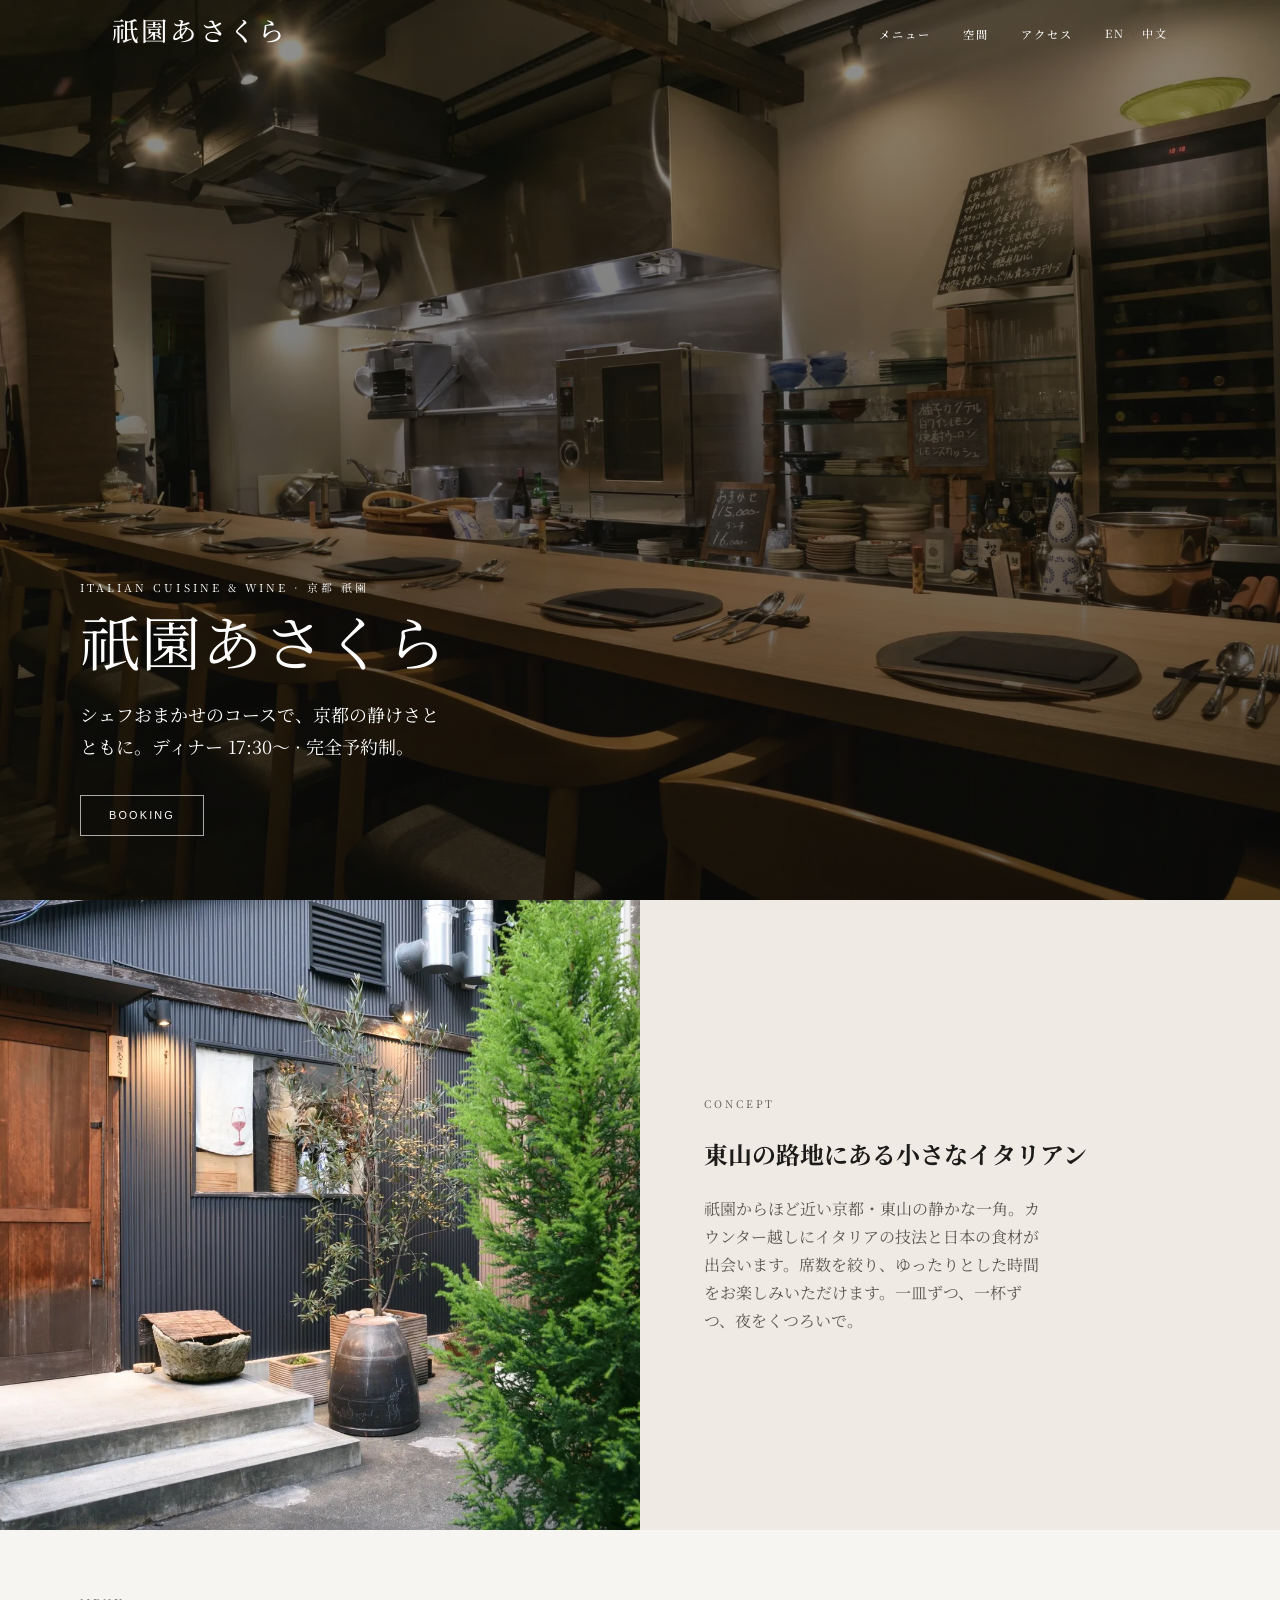
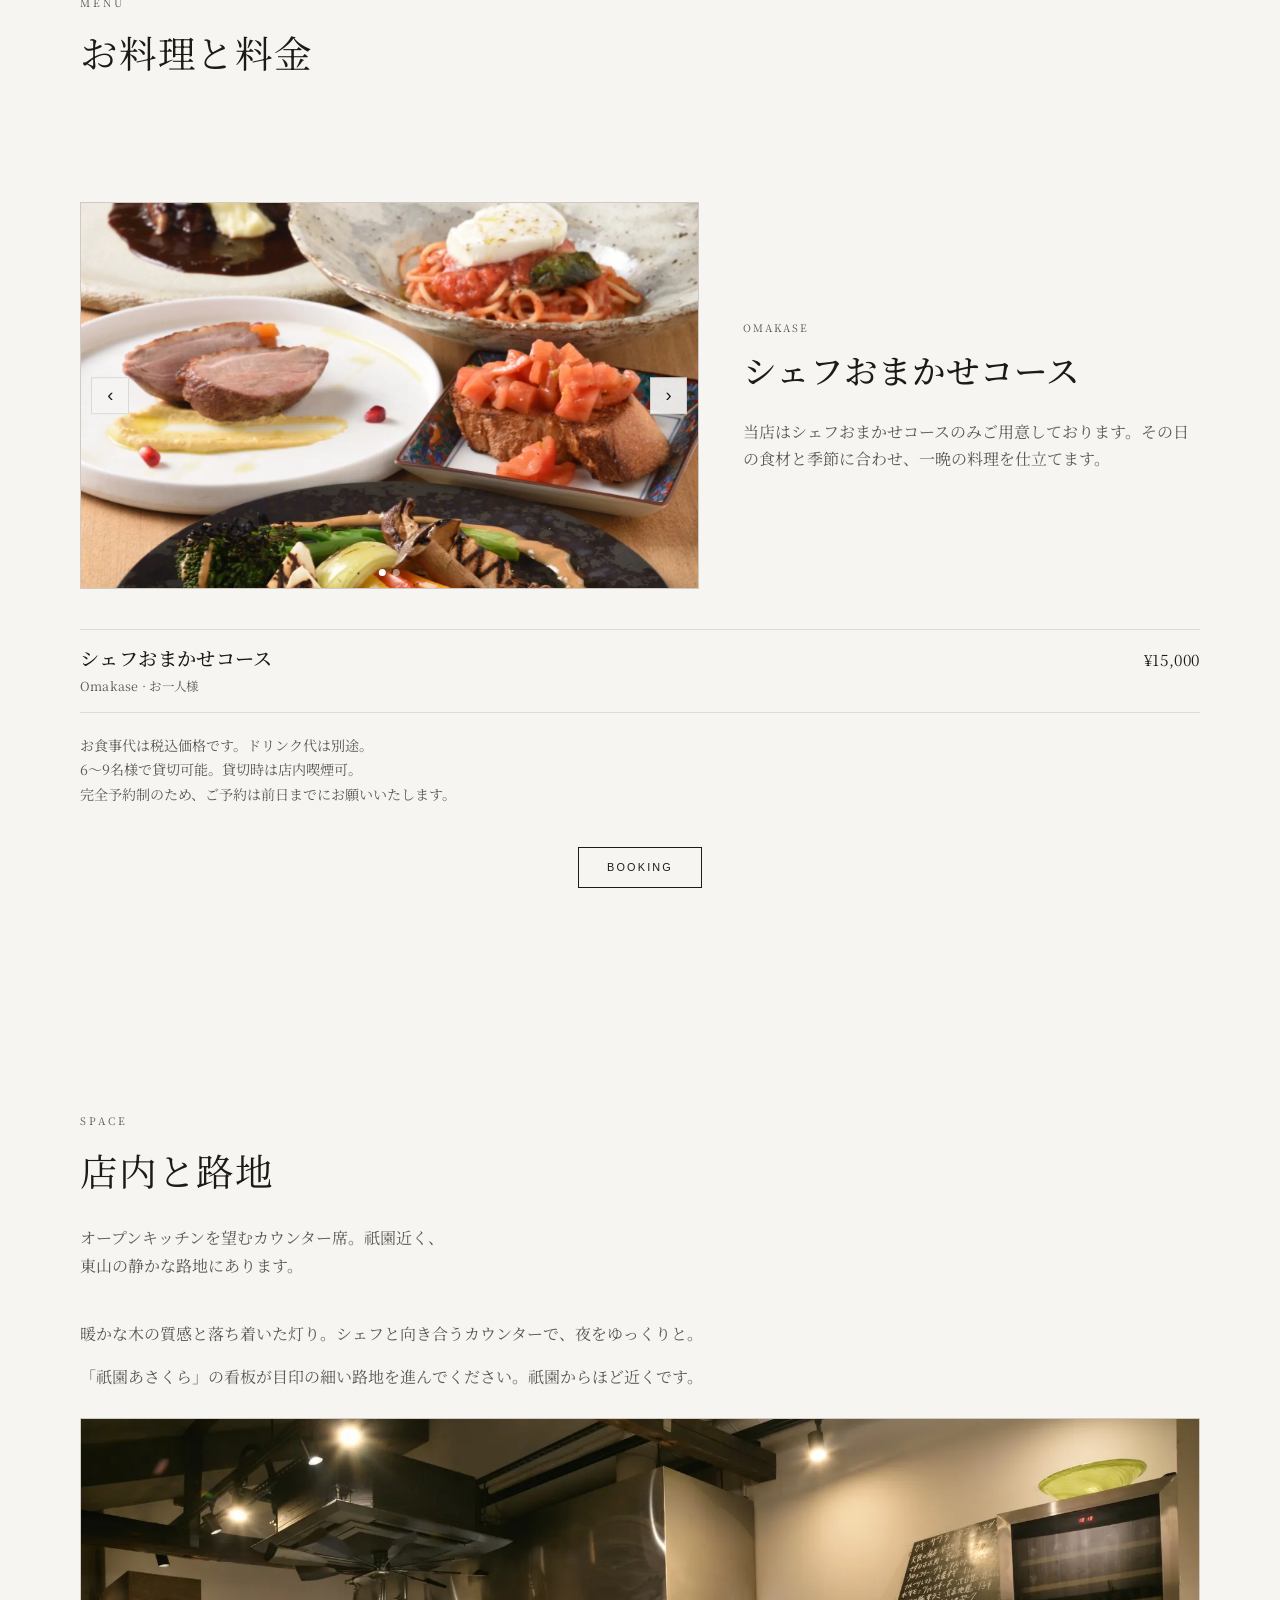
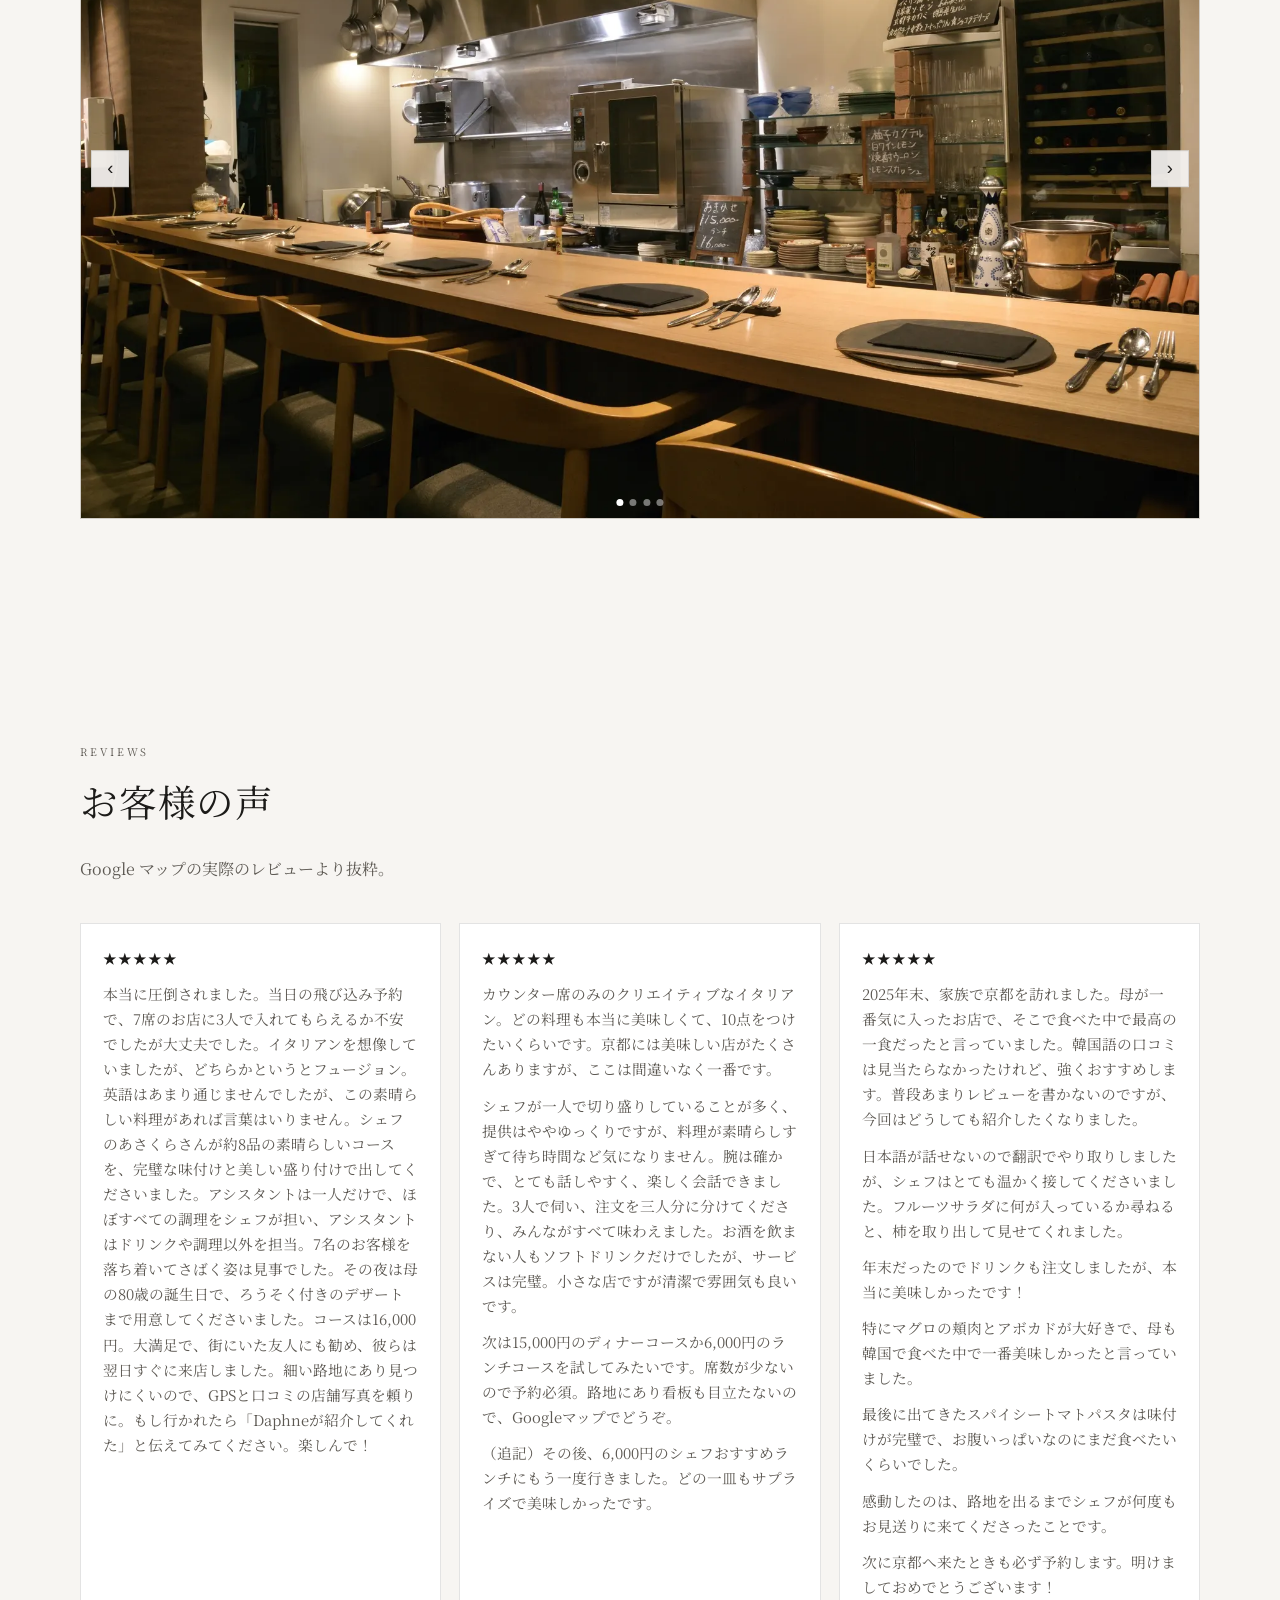
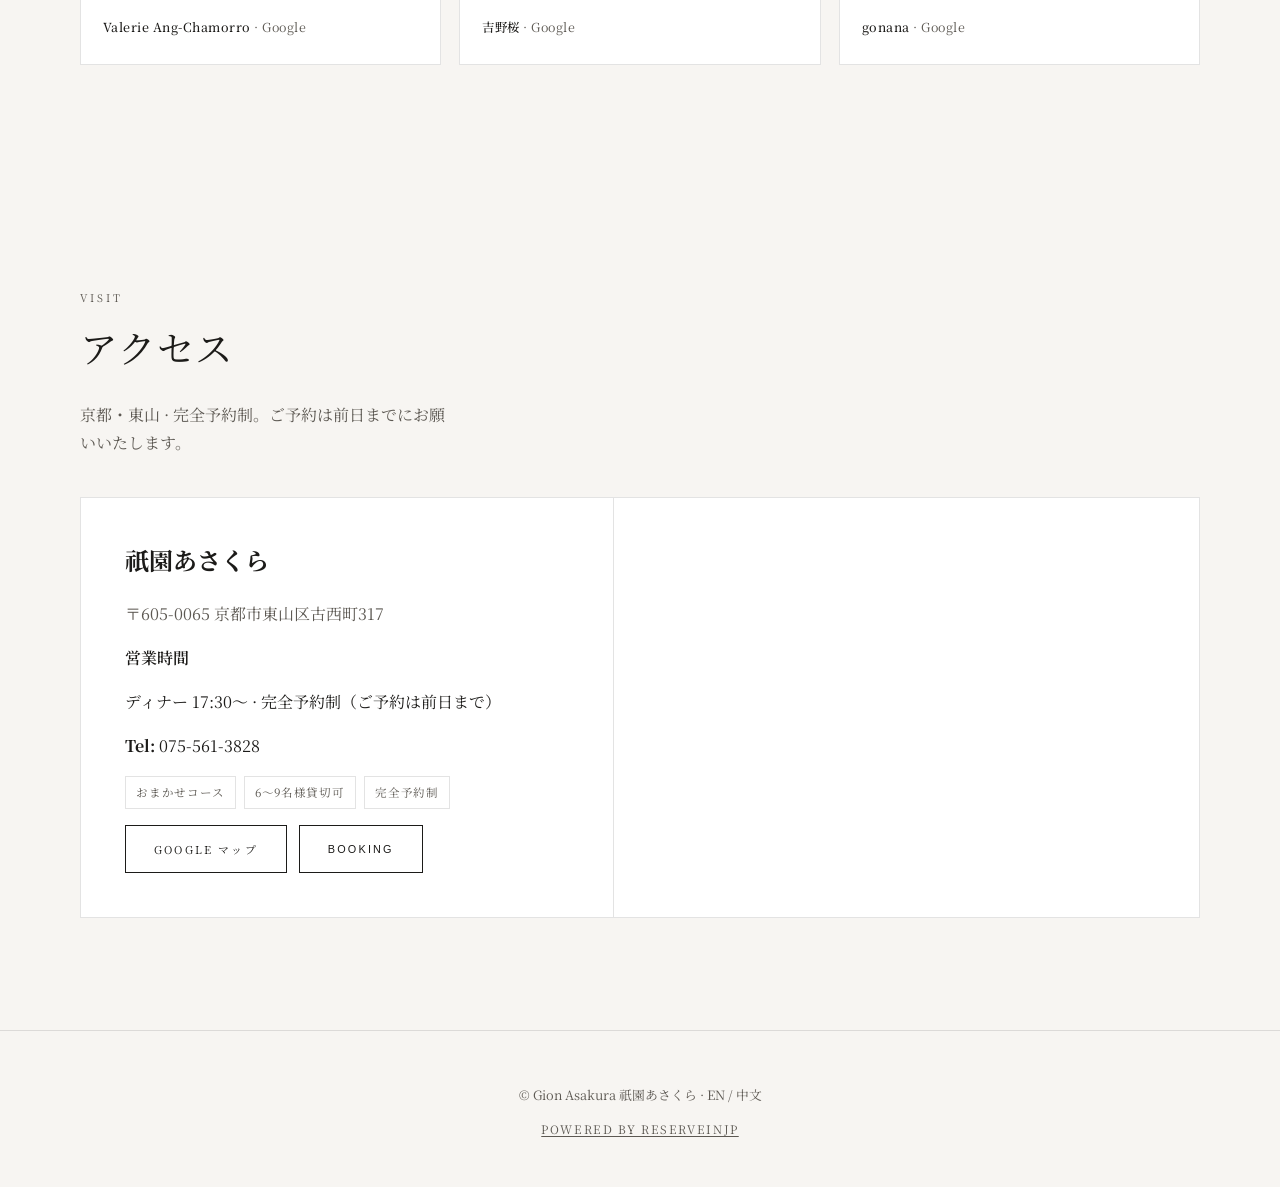
<file: jp/index.html>
<!DOCTYPE html>
<html lang="ja">
<head>
  <meta charset="UTF-8">
  <meta name="viewport" content="width=device-width, initial-scale=1.0">
  <title>祇園あさくら · 京都 祇園のイタリアン</title>
  <meta name="description" content="祇園あさくら — 京都・東山、祇園にほど近い小さなイタリアン。お任せコース お一人様 ¥15,000（税込）。完全予約制。">
  <link rel="preconnect" href="https://fonts.googleapis.com">
  <link rel="preconnect" href="https://fonts.gstatic.com" crossorigin>
  <link href="https://fonts.googleapis.com/css2?family=Cormorant+Garamond:ital,wght@0,400;0,500;0,600;1,400&family=Noto+Serif+JP:wght@400;500;600&family=Noto+Serif+SC:wght@400;500;600&display=swap" rel="stylesheet">
  <link rel="stylesheet" href="../styles.css">
</head>
<body>
  <header class="site-header is-hero-light">
    <div class="header-inner">
      <a href="index.html" class="logo">祇園あさくら</a>
      <button type="button" class="menu-btn" aria-label="メニューを開く" aria-expanded="false"><span></span><span></span><span></span></button>
      <ul class="nav">
        <li><a href="#products">メニュー</a></li>
        <li><a href="#gallery">空間</a></li>
        <li><a href="#location">アクセス</a></li>
        <li class="lang"><a href="../en/index.html">EN</a><span>&middot;</span><a href="../cn/index.html">中文</a></li>
      </ul>
    </div>
  </header>

  <section class="hero" style="background-image: url('../assets/images/hero.webp');">
    <div class="hero-inner">
      <p class="hero-kicker">Italian Cuisine &amp; Wine · 京都 祇園</p>
      <h1>祇園あさくら</h1>
      <p class="hero-lead">シェフおまかせのコースで、京都の静けさとともに。ディナー 17:30〜 · 完全予約制。</p>
      <div class="hero-cta">
        <button type="button" class="btn btn--light js-booking-trigger">booking</button>
      </div>
    </div>
  </section>

  <div class="band">
    <div class="band__media" style="background-image: url('../assets/images/exterior-entrance.webp');" role="img" aria-label="東山の路地にある店舗入口"></div>
    <div class="band__text">
      <p class="section-label">Concept</p>
      <h2>東山の路地にある小さなイタリアン</h2>
      <p>祇園からほど近い京都・東山の静かな一角。カウンター越しにイタリアの技法と日本の食材が出会います。席数を絞り、ゆったりとした時間をお楽しみいただけます。一皿ずつ、一杯ずつ、夜をくつろいで。</p>
    </div>
  </div>

  <section id="products" class="section section--tight-top">
    <div class="container">
      <p class="section-label">Menu</p>
      <h2>お料理と料金</h2>
      <p class="section-intro">お料理はシェフおまかせコースのみ。お食事代は税込、ドリンクは別途です。</p>

      <div class="omakase-block">
        <div class="media-carousel" data-carousel>
          <div class="carousel-track-wrapper">
            <div class="carousel-track" data-carousel-track>
              <div class="carousel-slide"><img src="../assets/images/dishes-spread.webp" alt="シェフおまかせコース"></div>
              <div class="carousel-slide"><img src="../assets/images/antipasti.webp" alt="料理のディテール"></div>
            </div>
          </div>
          <button type="button" class="carousel-btn carousel-btn-prev" data-carousel-prev aria-label="前の画像">‹</button>
          <button type="button" class="carousel-btn carousel-btn-next" data-carousel-next aria-label="次の画像">›</button>
          <div class="carousel-dots" data-carousel-dots></div>
        </div>
        <div class="omakase-copy">
          <p class="editorial-kicker">Omakase</p>
          <h3>シェフおまかせコース</h3>
          <p>当店はシェフおまかせコースのみご用意しております。その日の食材と季節に合わせ、一晩の料理を仕立てます。</p>
        </div>
      </div>

      <div class="menu-list">
        <div class="menu-row"><div class="menu-row__name">シェフおまかせコース<small>Omakase · お一人様</small></div><span class="menu-row__price">¥15,000</span></div>
      </div>
      <p class="menu-note">お食事代は税込価格です。ドリンク代は別途。<br>6〜9名様で貸切可能。貸切時は店内喫煙可。<br>完全予約制のため、ご予約は前日までにお願いいたします。</p>

      <div class="products-cta">
        <button type="button" class="btn btn--dark js-booking-trigger">booking</button>
      </div>
    </div>
  </section>

  <section id="gallery" class="section">
    <div class="container">
      <p class="section-label">Space</p>
      <h2>店内と路地</h2>
      <p class="section-intro">オープンキッチンを望むカウンター席。祇園近く、東山の静かな路地にあります。</p>
      <div class="space-intro-copy">
        <p>暖かな木の質感と落ち着いた灯り。シェフと向き合うカウンターで、夜をゆっくりと。</p>
        <p>「祇園あさくら」の看板が目印の細い路地を進んでください。祇園からほど近くです。</p>
      </div>
      <div class="media-carousel" data-carousel>
        <div class="carousel-track-wrapper">
          <div class="carousel-track" data-carousel-track>
            <div class="carousel-slide"><img src="../assets/images/interior-counter.webp" alt="カウンター席とオープンキッチン"></div>
            <div class="carousel-slide"><img src="../assets/images/alley-sign.webp" alt="路地の案内板"></div>
            <div class="carousel-slide"><img src="../assets/images/window-noren.webp" alt="ワインの暖簾"></div>
            <div class="carousel-slide"><img src="../assets/images/interior-setting.webp" alt="カウンター席のディテール"></div>
          </div>
        </div>
        <button type="button" class="carousel-btn carousel-btn-prev" data-carousel-prev aria-label="前の画像">‹</button>
        <button type="button" class="carousel-btn carousel-btn-next" data-carousel-next aria-label="次の画像">›</button>
        <div class="carousel-dots" data-carousel-dots></div>
      </div>
    </div>
  </section>

  <section id="reviews" class="section">
    <div class="container">
      <p class="section-label">Reviews</p>
      <h2>お客様の声</h2>
      <p class="section-intro">Google マップの実際のレビューより抜粋。</p>
      <div class="reviews-grid">
        <article class="review-card">
          <p class="review-card__stars" aria-label="星5">★★★★★</p>
          <div class="review-card__quote">
            <p>本当に圧倒されました。当日の飛び込み予約で、7席のお店に3人で入れてもらえるか不安でしたが大丈夫でした。イタリアンを想像していましたが、どちらかというとフュージョン。英語はあまり通じませんでしたが、この素晴らしい料理があれば言葉はいりません。シェフのあさくらさんが約8品の素晴らしいコースを、完璧な味付けと美しい盛り付けで出してくださいました。アシスタントは一人だけで、ほぼすべての調理をシェフが担い、アシスタントはドリンクや調理以外を担当。7名のお客様を落ち着いてさばく姿は見事でした。その夜は母の80歳の誕生日で、ろうそく付きのデザートまで用意してくださいました。コースは16,000円。大満足で、街にいた友人にも勧め、彼らは翌日すぐに来店しました。細い路地にあり見つけにくいので、GPSと口コミの店舗写真を頼りに。もし行かれたら「Daphneが紹介してくれた」と伝えてみてください。楽しんで！</p>
          </div>
          <p class="review-card__meta"><strong>Valerie Ang-Chamorro</strong> · Google</p>
        </article>
        <article class="review-card">
          <p class="review-card__stars" aria-label="星5">★★★★★</p>
          <div class="review-card__quote">
            <p>カウンター席のみのクリエイティブなイタリアン。どの料理も本当に美味しくて、10点をつけたいくらいです。京都には美味しい店がたくさんありますが、ここは間違いなく一番です。</p>
            <p>シェフが一人で切り盛りしていることが多く、提供はややゆっくりですが、料理が素晴らしすぎて待ち時間など気になりません。腕は確かで、とても話しやすく、楽しく会話できました。3人で伺い、注文を三人分に分けてくださり、みんながすべて味わえました。お酒を飲まない人もソフトドリンクだけでしたが、サービスは完璧。小さな店ですが清潔で雰囲気も良いです。</p>
            <p>次は15,000円のディナーコースか6,000円のランチコースを試してみたいです。席数が少ないので予約必須。路地にあり看板も目立たないので、Googleマップでどうぞ。</p>
            <p>（追記）その後、6,000円のシェフおすすめランチにもう一度行きました。どの一皿もサプライズで美味しかったです。</p>
          </div>
          <p class="review-card__meta"><strong>吉野桜</strong> · Google</p>
        </article>
        <article class="review-card">
          <p class="review-card__stars" aria-label="星5">★★★★★</p>
          <div class="review-card__quote">
            <p>2025年末、家族で京都を訪れました。母が一番気に入ったお店で、そこで食べた中で最高の一食だったと言っていました。韓国語の口コミは見当たらなかったけれど、強くおすすめします。普段あまりレビューを書かないのですが、今回はどうしても紹介したくなりました。</p>
            <p>日本語が話せないので翻訳でやり取りしましたが、シェフはとても温かく接してくださいました。フルーツサラダに何が入っているか尋ねると、柿を取り出して見せてくれました。</p>
            <p>年末だったのでドリンクも注文しましたが、本当に美味しかったです！</p>
            <p>特にマグロの頬肉とアボカドが大好きで、母も韓国で食べた中で一番美味しかったと言っていました。</p>
            <p>最後に出てきたスパイシートマトパスタは味付けが完璧で、お腹いっぱいなのにまだ食べたいくらいでした。</p>
            <p>感動したのは、路地を出るまでシェフが何度もお見送りに来てくださったことです。</p>
            <p>次に京都へ来たときも必ず予約します。明けましておめでとうございます！</p>
          </div>
          <p class="review-card__meta"><strong>gonana</strong> · Google</p>
        </article>
      </div>
    </div>
  </section>

  <section id="location" class="section">
    <div class="container">
      <p class="section-label">Visit</p>
      <h2>アクセス</h2>
      <p class="section-intro">京都・東山 · 完全予約制。ご予約は前日までにお願いいたします。</p>
      <div class="location-wrap">
        <div class="location-info">
          <h3>祇園あさくら</h3>
          <p class="address">〒605-0065 京都市東山区古西町317</p>
          <div class="hours-block">
            <p><strong>営業時間</strong></p>
            <p>ディナー 17:30〜 · 完全予約制（ご予約は前日まで）</p>
          </div>
          <p class="phone"><strong>Tel:</strong> <a href="tel:+81755613828">075-561-3828</a></p>
          <div class="tags">
            <span class="tag">おまかせコース</span>
            <span class="tag">6〜9名様貸切可</span>
            <span class="tag">完全予約制</span>
          </div>
          <div class="location-actions">
            <a href="https://www.google.com/maps?cid=3698002281516441157" target="_blank" rel="noopener noreferrer" class="btn btn--dark">Google マップ</a>
            <button type="button" class="btn btn--dark js-booking-trigger">booking</button>
          </div>
        </div>
        <div class="map-container">
          <iframe title="祇園あさくら 地図" src="https://maps.google.com/maps?q=Gion%20Asakura&ftid=0x600108c224c5f195:0x3351f17b705f1e45&z=17&output=embed" width="100%" height="100%" style="border:0;" allowfullscreen="" loading="lazy" referrerpolicy="no-referrer-when-downgrade"></iframe>
        </div>
      </div>
    </div>
  </section>

  <footer class="site-footer">
    <p>&copy; Gion Asakura 祇園あさくら &middot; <a href="../en/index.html">EN</a> / <a href="../cn/index.html">中文</a></p>
    <p class="powered-by"><a href="https://reserveinjp.com/" target="_blank" rel="noopener noreferrer" aria-label="reserveinjp">powered by reserveinjp</a></p>
  </footer>

  <div id="booking-modal" class="booking-modal" hidden>
    <div class="booking-modal__backdrop" data-booking-close></div>
    <div class="booking-modal__dialog" role="dialog" aria-modal="true" aria-labelledby="booking-modal-title">
      <button type="button" class="booking-modal__close" aria-label="予約ポップアップを閉じる" data-booking-close>&times;</button>
      <h3 id="booking-modal-title">booking</h3>
      <div class="booking-modal__actions">
        <a href="../booking.html?lang=jp">オンライン予約フォーム</a>
        <a href="https://api.whatsapp.com/send/?phone=85290744644&text=%E3%81%93%E3%82%93%E3%81%AB%E3%81%A1%E3%81%AF%E3%80%81%E7%A5%87%E5%9C%92%E3%81%82%E3%81%95%E3%81%8F%E3%82%89%20%2F%20Gion%20Asakura%20%E3%81%AE%E4%BA%88%E7%B4%84%E3%82%92%E5%B8%8C%E6%9C%9B%E3%81%97%E3%81%BE%E3%81%99%E3%80%82%E4%BA%BA%E6%95%B0%20__%20%E5%90%8D%E6%A7%98%E3%80%81%E5%B8%8C%E6%9C%9B%E6%97%A5%20__%20%E3%80%81%E6%99%82%E9%96%93%20__%20%E3%81%A7%E3%81%99%E3%80%82" target="_blank" rel="noopener noreferrer">WhatsApp 予約</a>
        <a href="tel:+81755613828">お電話で予約</a>
      </div>
    </div>
  </div>

  <script src="../script.js"></script>
</body>
</html>
</file>
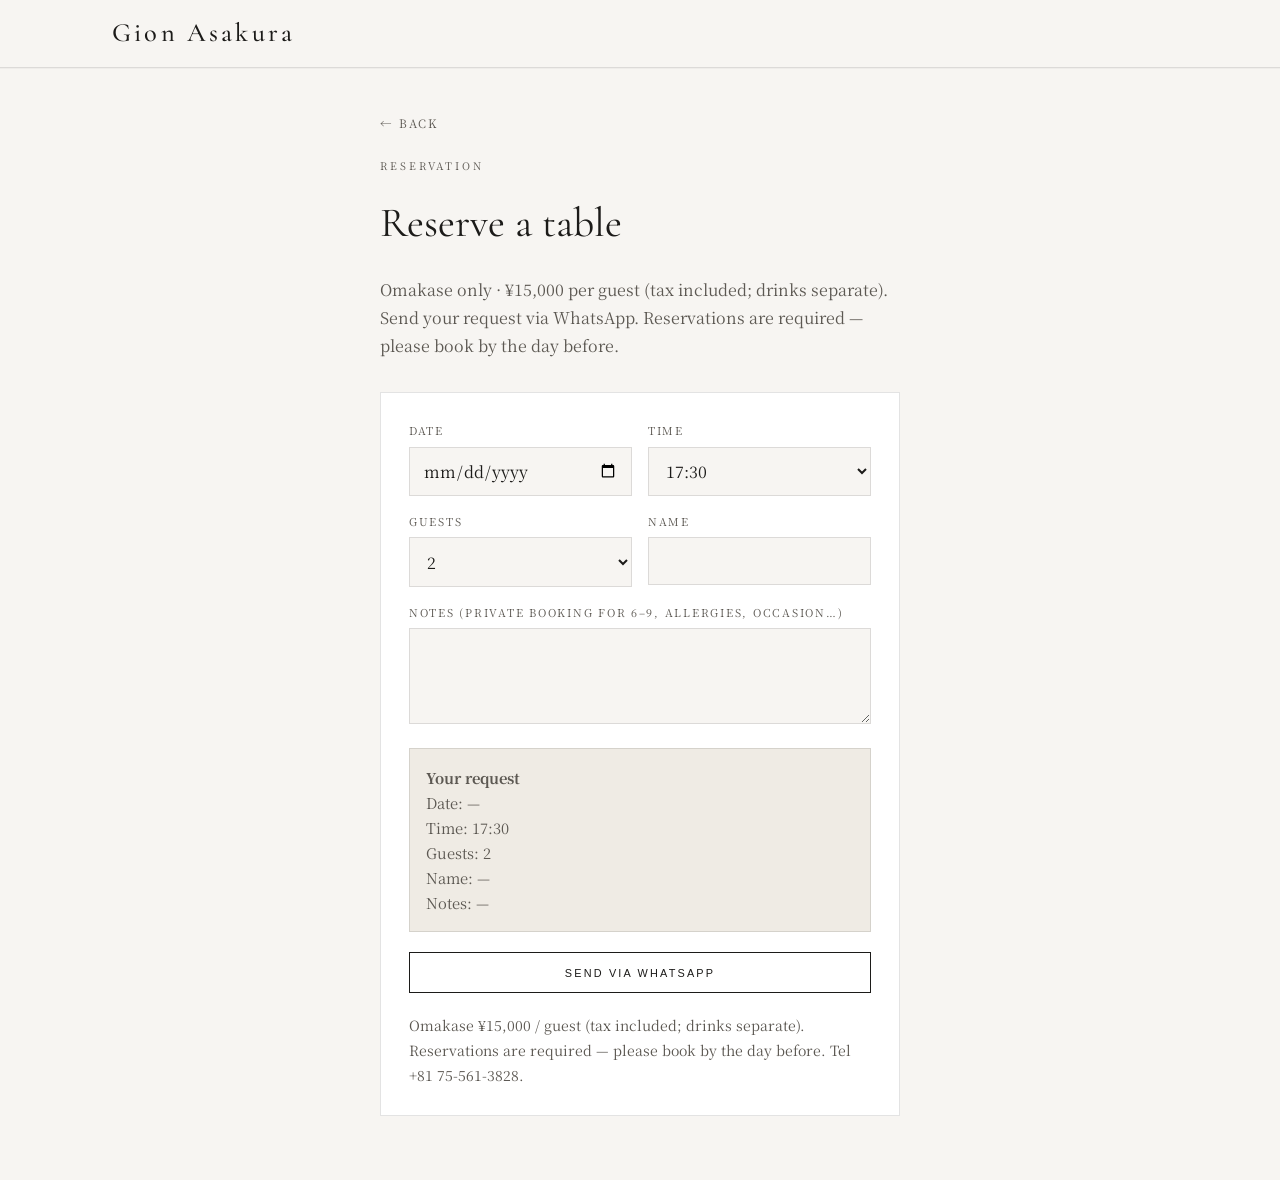
<file: booking.html>
<!DOCTYPE html>
<html lang="en">
<head>
  <meta charset="UTF-8">
  <meta name="viewport" content="width=device-width, initial-scale=1.0">
  <meta name="description" content="Reserve a table at Gion Asakura — Italian restaurant in Gion, Kyoto.">
  <title>Reserve · Gion Asakura</title>
  <link rel="preconnect" href="https://fonts.googleapis.com">
  <link rel="preconnect" href="https://fonts.gstatic.com" crossorigin>
  <link href="https://fonts.googleapis.com/css2?family=Cormorant+Garamond:ital,wght@0,400;0,500;0,600;1,400&family=Noto+Serif+JP:wght@400;500;600&family=Noto+Serif+SC:wght@400;500;600&display=swap" rel="stylesheet">
  <link rel="stylesheet" href="styles.css">
</head>
<body class="book-page">
  <header class="site-header is-solid">
    <div class="header-inner">
      <a href="en/index.html" class="logo" id="logoLink">Gion Asakura</a>
    </div>
  </header>

  <main class="book-wrap">
    <a class="book-back" id="backLink" href="en/index.html">← <span data-i18n="back">Back</span></a>
    <p class="section-label" data-i18n="eyebrow">Reservation</p>
    <h1 data-i18n="title">Reserve a table</h1>
    <p class="book-lead" data-i18n="intro">Send us your request via WhatsApp — we'll confirm availability and get back to you.</p>

    <div class="book-card">
      <div class="field-row">
        <div class="field">
          <label data-i18n="date">Date</label>
          <input type="date" id="f-date">
        </div>
        <div class="field">
          <label data-i18n="time">Time</label>
          <select id="f-time">
            <option>17:30</option><option>18:00</option><option>18:30</option>
            <option>19:00</option><option>19:30</option><option>20:00</option>
            <option>20:30</option><option>21:00</option>
          </select>
        </div>
      </div>
      <div class="field-row">
        <div class="field">
          <label data-i18n="guests">Guests</label>
          <select id="f-guests">
            <option>1</option><option selected>2</option><option>3</option><option>4</option>
            <option>5</option><option>6</option><option>7</option><option>8</option><option>9</option>
          </select>
        </div>
        <div class="field">
          <label data-i18n="name">Name</label>
          <input type="text" id="f-name" autocomplete="name">
        </div>
      </div>
      <div class="field">
        <label data-i18n="notes">Notes (seating, allergies, occasion…)</label>
        <textarea id="f-notes"></textarea>
      </div>

      <div class="book-summary" id="summary"></div>

      <button type="button" class="btn btn--dark" id="submit" style="width:100%">
        <span data-i18n="submit">Send via WhatsApp</span>
      </button>
      <p class="menu-note" data-i18n="foot">Omakase ¥15,000 / guest (tax included; drinks separate). Reservations are required — please book by the day before. Tel +81 75-561-3828.</p>
    </div>
  </main>

  <script>
  (function () {
    var WA = "85290744644";
    var params = new URLSearchParams(location.search);
    var lang = (params.get("lang") || "en").toLowerCase();
    if (["en","jp","cn"].indexOf(lang) === -1) lang = "en";

    var I18N = {
      en: { back:"Back", eyebrow:"Reservation", title:"Reserve a table",
        intro:"Omakase only · ¥15,000 per guest (tax included; drinks separate). Send your request via WhatsApp. Reservations are required — please book by the day before.",
        date:"Date", time:"Time", guests:"Guests",
        name:"Name", notes:"Notes (private booking for 6–9, allergies, occasion…)", submit:"Send via WhatsApp",
        foot:"Omakase ¥15,000 / guest (tax included; drinks separate). Reservations are required — please book by the day before. Tel +81 75-561-3828.",
        sumTitle:"Your request", sDate:"Date", sTime:"Time", sGuests:"Guests", sName:"Name", sNotes:"Notes", none:"—",
        msgHead:"Reservation request — Gion Asakura (Omakase)", htmlLang:"en", logo:"Gion Asakura" },
      jp: { back:"戻る", eyebrow:"ご予約", title:"ご予約",
        intro:"お任せコースのみ · お一人様 ¥15,000（税込・ドリンク別）。WhatsApp でリクエストをお送りください。ご予約は前日までにお願いいたします。",
        date:"ご希望日", time:"ご希望時間", guests:"人数",
        name:"お名前", notes:"ご要望（6〜9名様貸切・アレルギー・記念日など）", submit:"WhatsApp で送信",
        foot:"お任せコース ¥15,000／お一人様（税込・ドリンク別）。完全予約制のため、ご予約は前日までにお願いいたします。Tel 075-561-3828。",
        sumTitle:"ご予約内容", sDate:"ご希望日", sTime:"ご希望時間", sGuests:"人数", sName:"お名前", sNotes:"ご要望", none:"—",
        msgHead:"予約リクエスト — 祇園あさくら（おまかせコース）", htmlLang:"ja", logo:"祇園あさくら" },
      cn: { back:"返回", eyebrow:"预约", title:"预约餐位",
        intro:"仅提供主厨全权安排（Omakase）套餐 · 每位 ¥15,000（含税，饮品另计）。通过 WhatsApp 发送请求。请于前一日前完成预约。",
        date:"日期", time:"时间", guests:"人数",
        name:"姓名", notes:"备注（6〜9 位包场、过敏、纪念日等）", submit:"通过 WhatsApp 发送",
        foot:"Omakase 每位 ¥15,000（含税，饮品另计）。因实行完全预约制，请于前一日前完成预约。电话 +81 75-561-3828。",
        sumTitle:"预约内容", sDate:"日期", sTime:"时间", sGuests:"人数", sName:"姓名", sNotes:"备注", none:"—",
        msgHead:"预约请求 — 祇園あさくら（Omakase）", htmlLang:"zh-CN", logo:"祇園あさくら" }
    };
    var t = I18N[lang];

    document.documentElement.lang = t.htmlLang;
    document.querySelectorAll("[data-i18n]").forEach(function (el) {
      var k = el.getAttribute("data-i18n");
      if (t[k]) el.textContent = t[k];
    });
    document.getElementById("backLink").setAttribute("href", lang + "/index.html");
    document.getElementById("logoLink").setAttribute("href", lang + "/index.html");
    document.getElementById("logoLink").textContent = t.logo;

    var elDate = document.getElementById("f-date"),
        elTime = document.getElementById("f-time"),
        elGuests = document.getElementById("f-guests"),
        elName = document.getElementById("f-name"),
        elNotes = document.getElementById("f-notes"),
        summary = document.getElementById("summary");

    function renderSummary() {
      var rows = [
        ["sumTitle", "", true],
        ["sDate", elDate.value || t.none],
        ["sTime", elTime.value || t.none],
        ["sGuests", elGuests.value || t.none],
        ["sName", elName.value || t.none],
        ["sNotes", elNotes.value || t.none]
      ];
      var html = "";
      rows.forEach(function (r) {
        if (r[2]) { html += "<strong>" + t[r[0]] + "</strong><br>"; }
        else { html += t[r[0]] + ": " + escapeHtml(r[1]) + "<br>"; }
      });
      summary.innerHTML = html;
    }
    function escapeHtml(s){return String(s).replace(/[&<>]/g,function(c){return {"&":"&amp;","<":"&lt;",">":"&gt;"}[c];});}

    [elDate, elTime, elGuests, elName, elNotes].forEach(function (el) {
      el.addEventListener("input", renderSummary);
      el.addEventListener("change", renderSummary);
    });
    renderSummary();

    document.getElementById("submit").addEventListener("click", function () {
      var lines = [
        t.msgHead,
        t.sDate + ": " + (elDate.value || t.none),
        t.sTime + ": " + (elTime.value || t.none),
        t.sGuests + ": " + (elGuests.value || t.none),
        t.sName + ": " + (elName.value || t.none),
        t.sNotes + ": " + (elNotes.value || t.none)
      ];
      var text = encodeURIComponent(lines.join("\n"));
      window.open("https://api.whatsapp.com/send?phone=" + WA + "&text=" + text, "_blank");
    });
  })();
  </script>
</body>
</html>
</file>
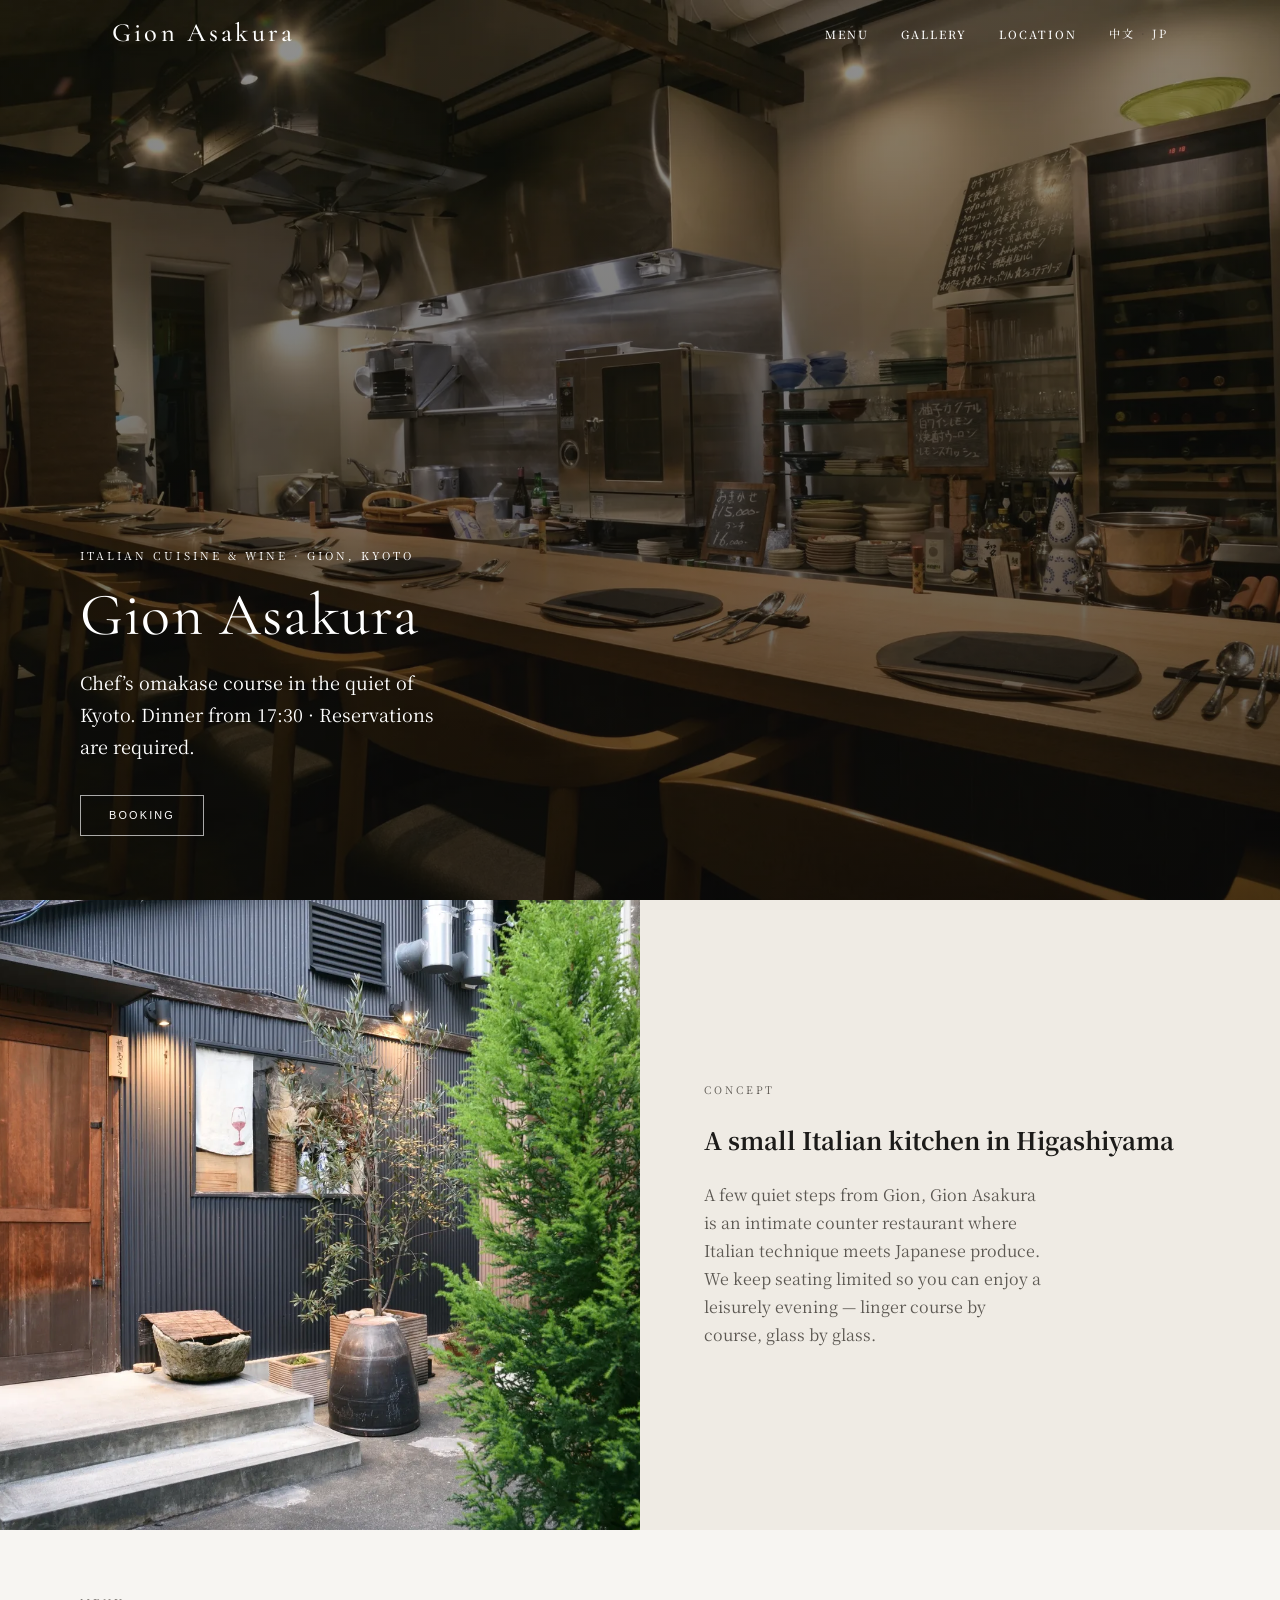
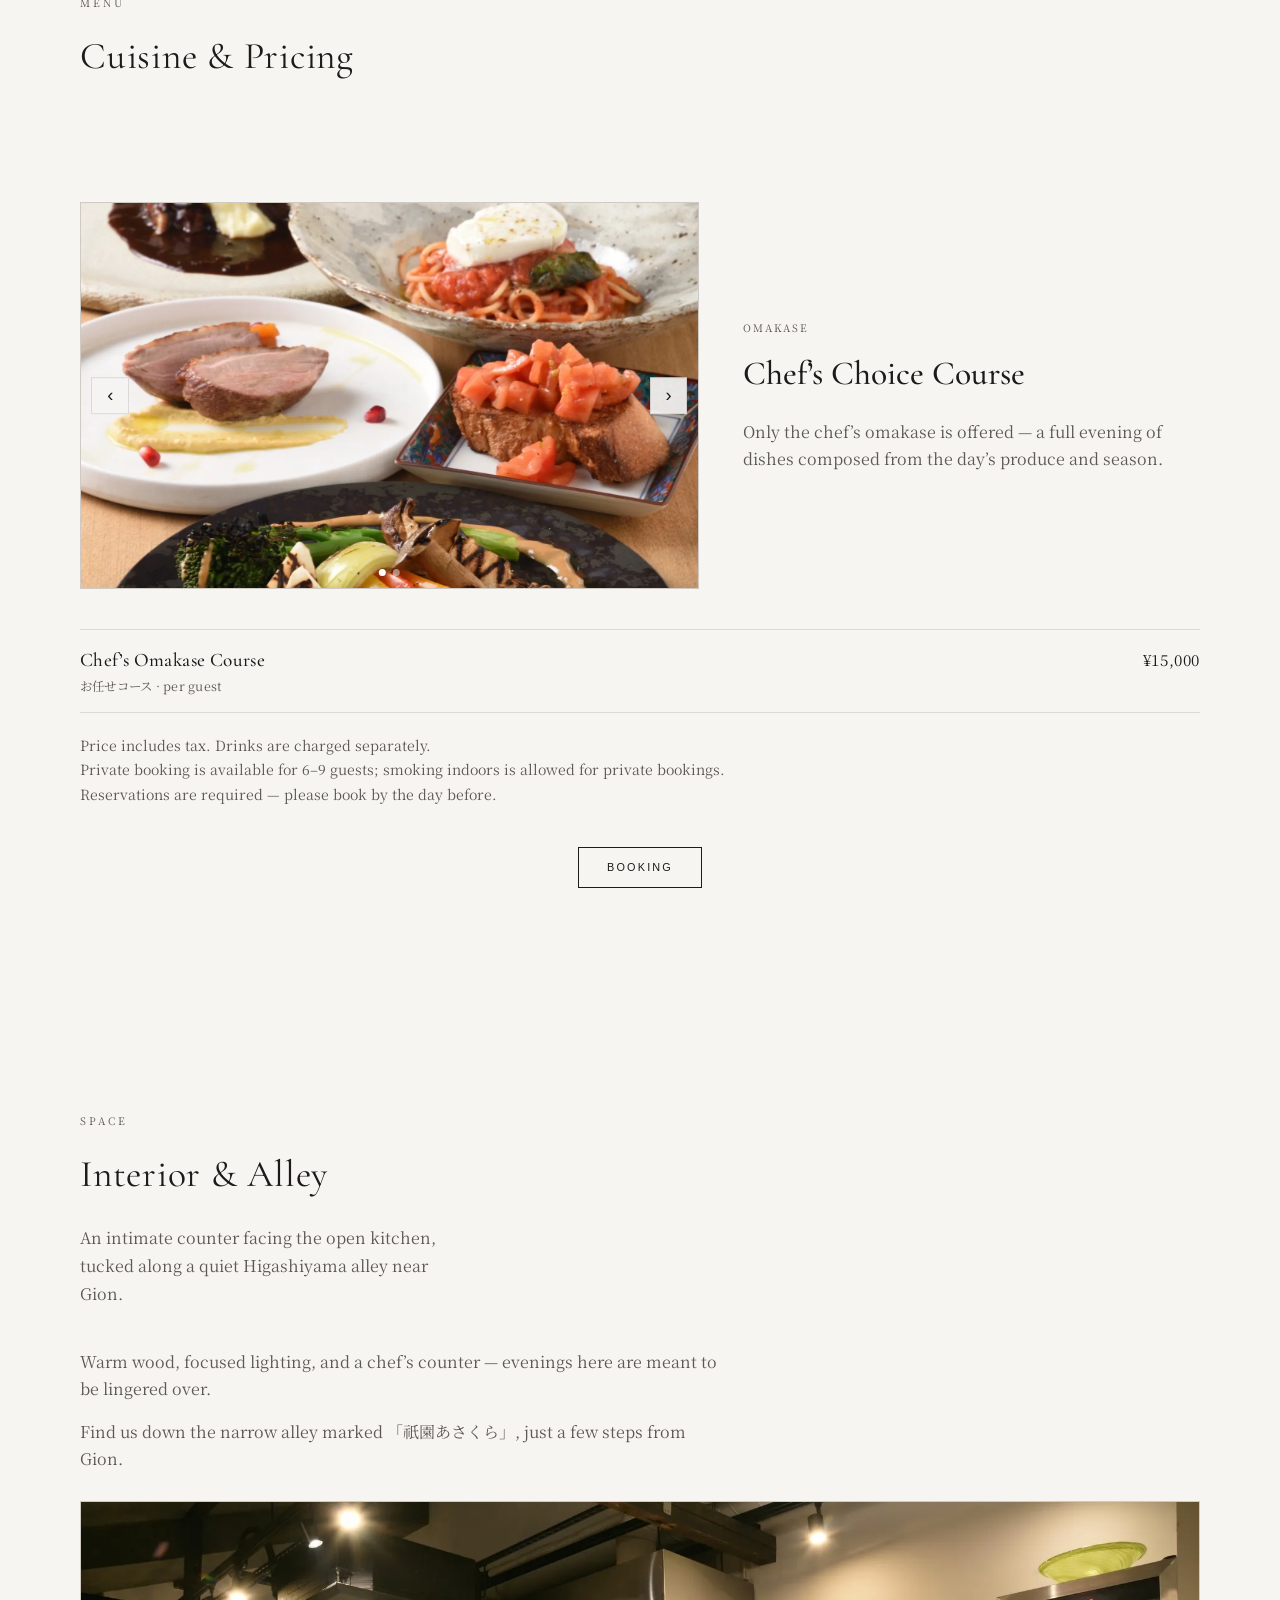
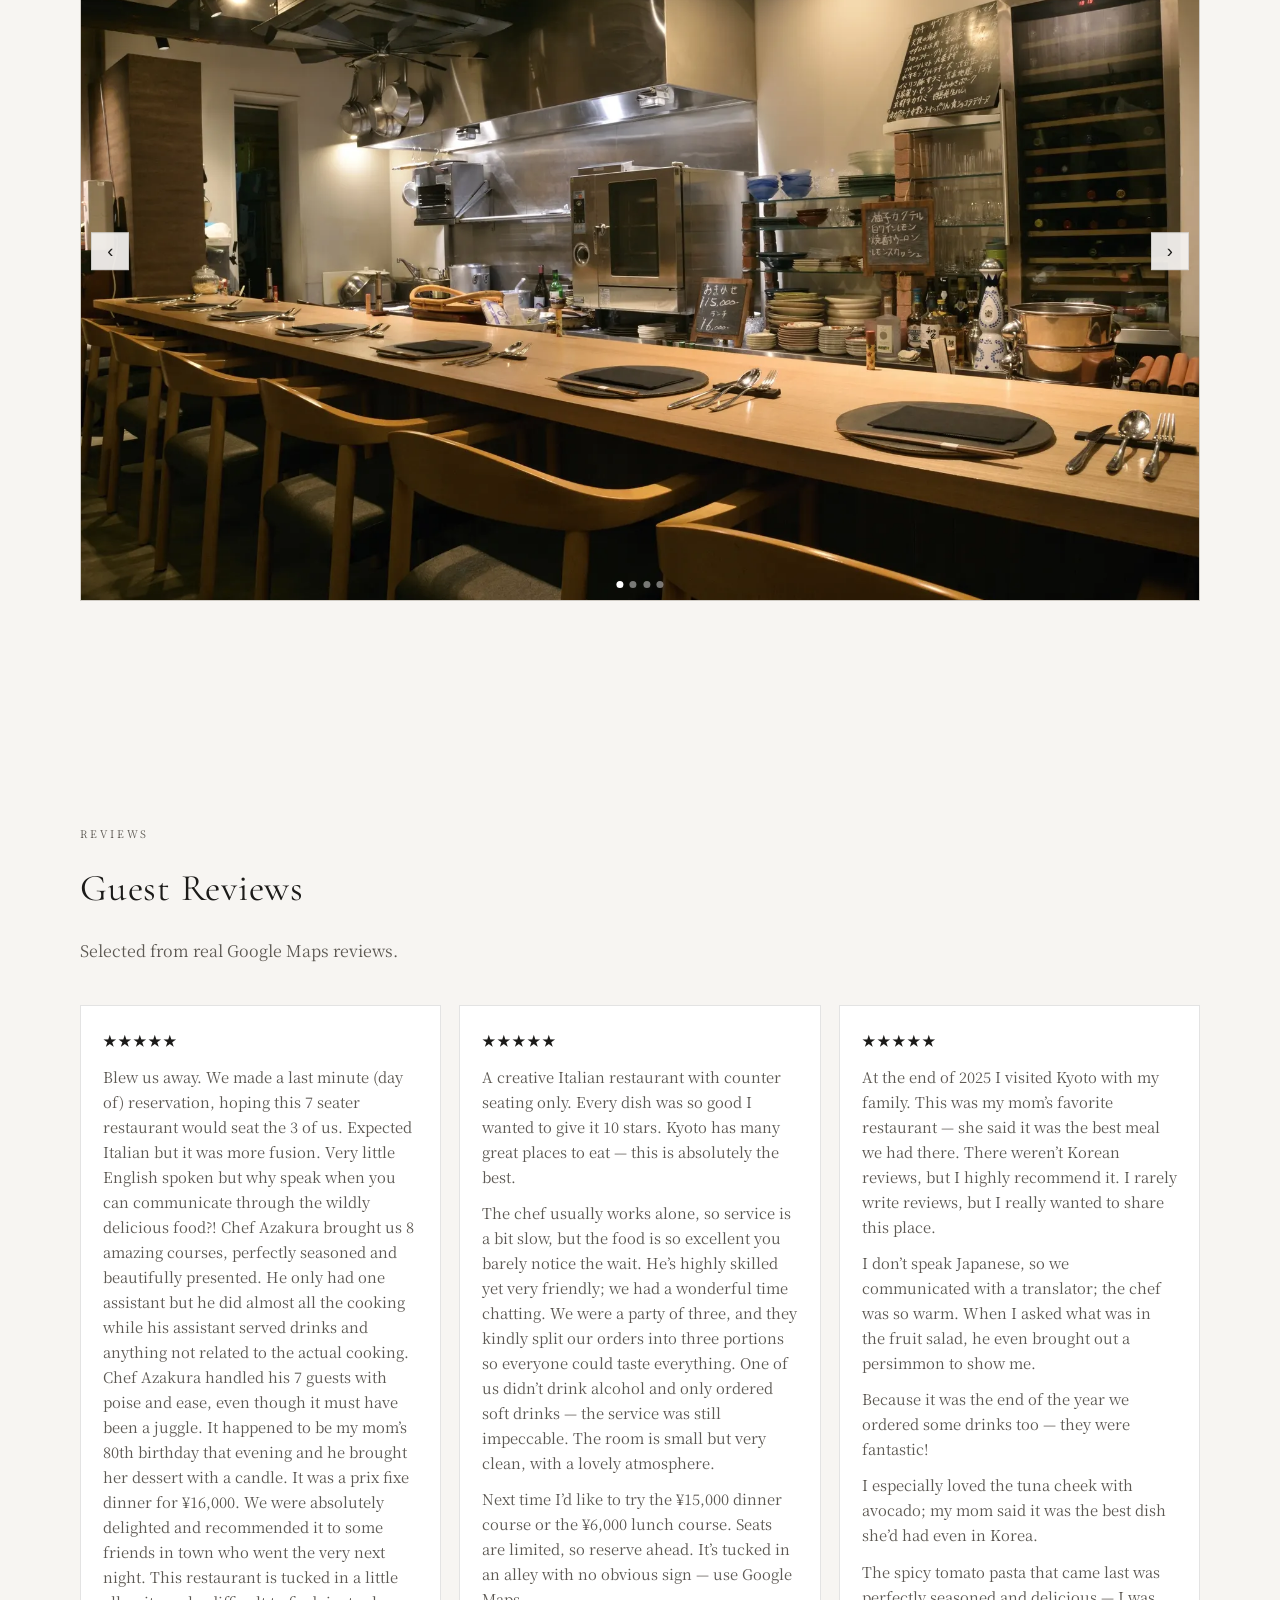
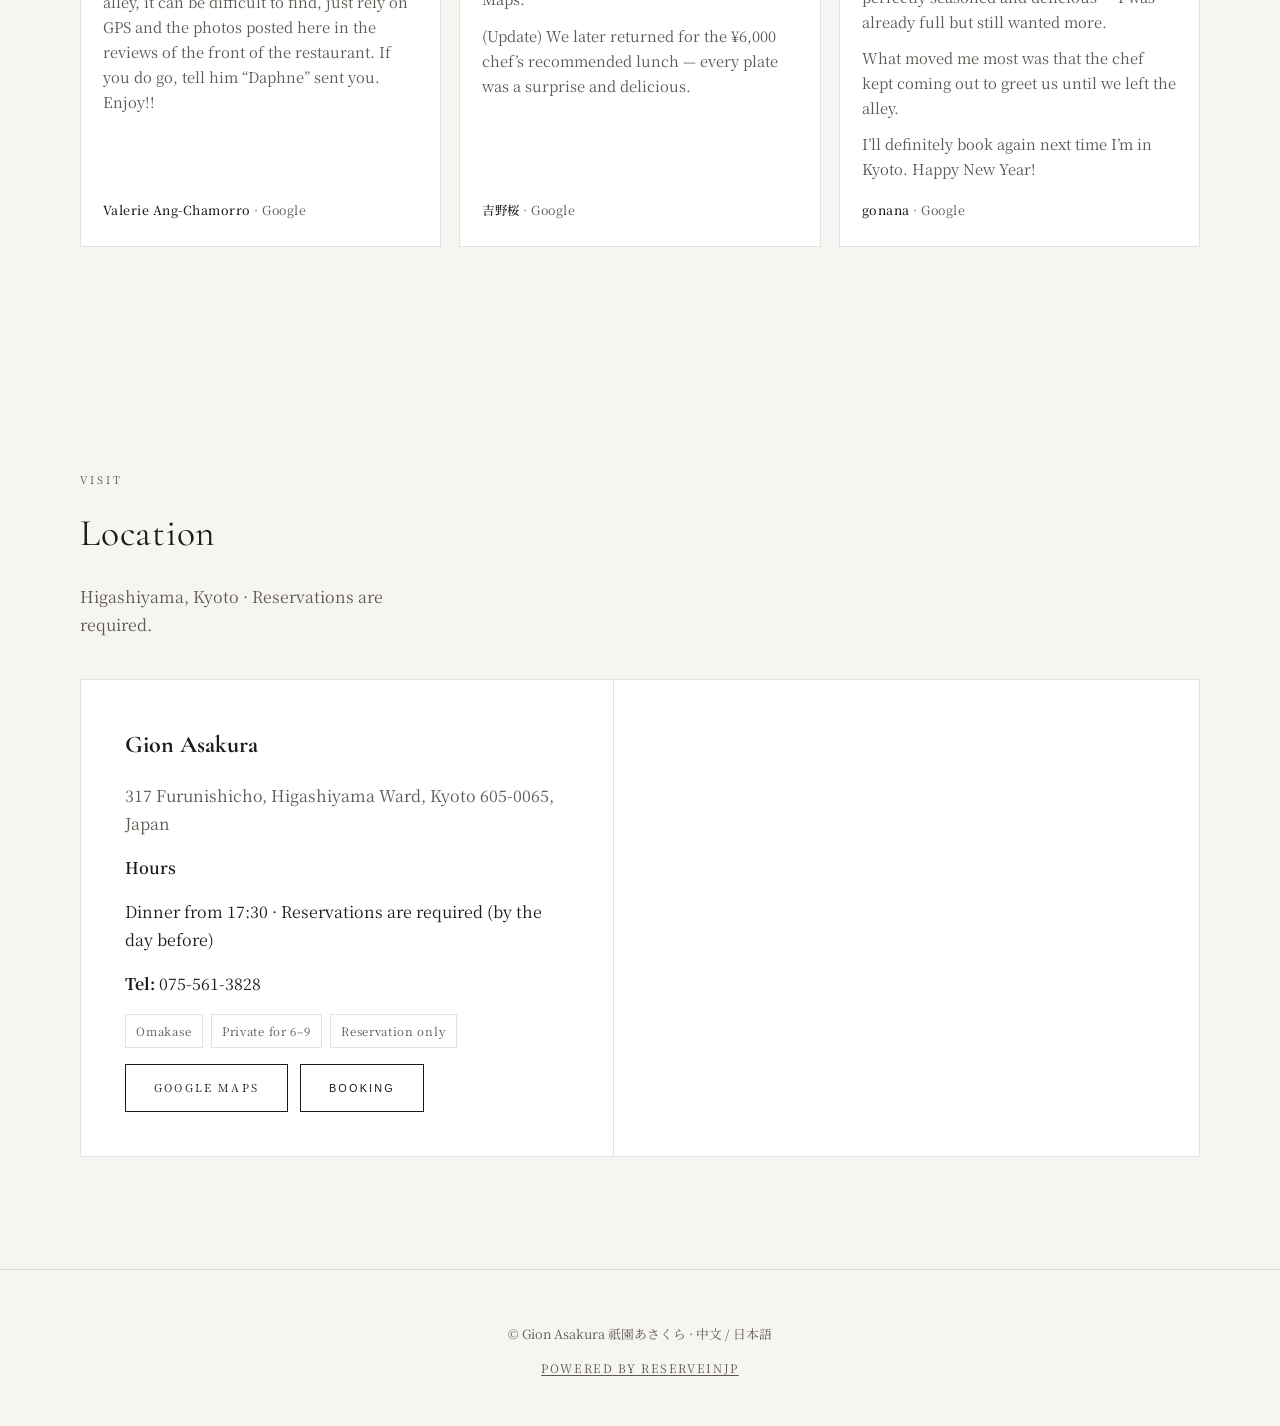
<file: landing.html>
<!DOCTYPE html>
<html lang="en">
<head>
  <meta charset="UTF-8">
  <meta name="viewport" content="width=device-width, initial-scale=1.0">
  <meta http-equiv="refresh" content="0; url=en/index.html">
  <link rel="canonical" href="en/index.html">
  <title>Gion Asakura | 祇園あさくら</title>
  <script>window.location.replace("en/index.html");</script>
</head>
<body>
  <p>Redirecting to <a href="en/index.html">Gion Asakura</a>&hellip;</p>
</body>
</html>
</file>
<file: styles.css>
/* Delino-inspired minimal restaurant layout (Gion Asakura) */

:root {
  --bg: #f7f5f2;
  --bg-warm: #efebe4;
  --ink: #1c1b19;
  --ink-soft: #5c5852;
  --line: rgba(28, 27, 25, 0.12);
  --hero-overlay: linear-gradient(
    180deg,
    rgba(12, 11, 10, 0.45) 0%,
    rgba(12, 11, 10, 0.55) 50%,
    rgba(12, 11, 10, 0.65) 100%
  );
  --accent: #8b7355;
  --accent-hover: #6d5a43;
  --font-display: "Cormorant Garamond", "Noto Serif JP", "Noto Serif SC", serif;
  --font-body: "Noto Serif JP", "Noto Serif SC", "Georgia", serif;
  --space-section: clamp(4rem, 10vw, 7rem);
  --max: 1120px;
  --header-h: 4.25rem;
  --ease: cubic-bezier(0.4, 0, 0.2, 1);
}

*,
*::before,
*::after {
  box-sizing: border-box;
}

html {
  scroll-behavior: smooth;
}

body {
  margin: 0;
  font-family: var(--font-body);
  font-size: 1rem;
  line-height: 1.75;
  color: var(--ink);
  background: var(--bg);
  overflow-x: hidden;
  -webkit-font-smoothing: antialiased;
}

img {
  max-width: 100%;
  height: auto;
  display: block;
}

a {
  color: inherit;
  text-decoration: none;
  transition: color 0.25s var(--ease), opacity 0.25s var(--ease);
}

/* —— Header —— */
.site-header {
  position: fixed;
  top: 0;
  left: 0;
  right: 0;
  z-index: 1000;
  height: var(--header-h);
  display: flex;
  align-items: center;
  background: transparent;
  border-bottom: 1px solid transparent;
  transition: background 0.35s var(--ease), border-color 0.35s var(--ease),
    box-shadow 0.35s var(--ease);
}

.site-header.is-solid {
  background: rgba(247, 245, 242, 0.94);
  border-bottom-color: var(--line);
  box-shadow: 0 1px 0 rgba(0, 0, 0, 0.03);
}

.site-header.is-hero-light .logo,
.site-header.is-hero-light .nav a {
  color: #fff;
}

.site-header.is-hero-light .nav a:hover {
  opacity: 0.85;
}

.site-header.is-solid .logo,
.site-header.is-solid .nav a {
  color: var(--ink);
}

.site-header.is-solid .nav a:hover {
  color: var(--accent);
}

.header-inner {
  width: 100%;
  max-width: var(--max);
  margin: 0 auto;
  padding: 0 clamp(1.25rem, 4vw, 2rem);
  display: flex;
  align-items: center;
  justify-content: space-between;
  gap: 1.5rem;
}

.logo {
  font-family: var(--font-display);
  font-size: clamp(1.35rem, 3vw, 1.65rem);
  font-weight: 500;
  letter-spacing: 0.12em;
}

.nav {
  display: flex;
  align-items: center;
  gap: clamp(1rem, 3vw, 2rem);
  list-style: none;
  margin: 0;
  padding: 0;
}

.nav li {
  list-style: none;
}

.nav a {
  font-size: 0.7rem;
  letter-spacing: 0.18em;
  text-transform: uppercase;
  font-weight: 500;
}

.lang {
  font-size: 0.68rem;
  letter-spacing: 0.12em;
  opacity: 0.9;
}

.lang span {
  opacity: 0.35;
  margin: 0 0.35rem;
}

.menu-btn {
  display: none;
  flex-direction: column;
  gap: 6px;
  background: none;
  border: none;
  cursor: pointer;
  padding: 0.5rem;
}

.menu-btn span {
  display: block;
  width: 22px;
  height: 1px;
  background: currentColor;
  transition: transform 0.25s var(--ease), opacity 0.25s var(--ease);
}

.menu-btn[aria-expanded="true"] span:nth-child(1) {
  transform: translateY(7px) rotate(45deg);
}

.menu-btn[aria-expanded="true"] span:nth-child(2) {
  opacity: 0;
}

.menu-btn[aria-expanded="true"] span:nth-child(3) {
  transform: translateY(-7px) rotate(-45deg);
}

.site-header.is-hero-light .menu-btn span {
  background: #fff;
}

.site-header.is-solid .menu-btn span {
  background: var(--ink);
}

@media (max-width: 768px) {
  .menu-btn {
    display: flex;
  }

  .nav {
    position: fixed;
    top: var(--header-h);
    left: 0;
    right: 0;
    flex-direction: column;
    align-items: center;
    padding: 1.5rem 1rem 2rem;
    background: var(--bg);
    border-bottom: 1px solid var(--line);
    gap: 1.25rem;
    transform: translateY(-120%);
    opacity: 0;
    pointer-events: none;
    transition: transform 0.35s var(--ease), opacity 0.35s var(--ease);
  }

  .nav.is-open {
    transform: translateY(0);
    opacity: 1;
    pointer-events: auto;
  }

  .site-header .nav a {
    color: var(--ink);
  }

  .site-header .nav a:hover {
    color: var(--accent);
  }

  .site-header.is-hero-light .nav.is-open a {
    color: var(--ink);
  }
}

/* —— Hero —— */
.hero {
  min-height: 100vh;
  display: flex;
  flex-direction: column;
  justify-content: flex-end;
  padding: calc(var(--header-h) + 3rem) clamp(1.25rem, 5vw, 3rem) 4rem;
  position: relative;
  background: #1a1816 center / cover no-repeat;
  color: #fff;
}

.hero::before {
  content: "";
  position: absolute;
  inset: 0;
  background: var(--hero-overlay);
  pointer-events: none;
}

.hero-inner {
  position: relative;
  z-index: 1;
  max-width: var(--max);
  margin: 0 auto;
  width: 100%;
}

.hero-inner > * {
  opacity: 0;
  transform: translateY(18px);
  animation: heroFadeUp 0.8s var(--ease) forwards;
}

.hero-inner > *:nth-child(2) { animation-delay: 0.08s; }
.hero-inner > *:nth-child(3) { animation-delay: 0.16s; }
.hero-inner > *:nth-child(4) { animation-delay: 0.24s; }

.hero-kicker {
  font-size: 0.68rem;
  letter-spacing: 0.28em;
  text-transform: uppercase;
  opacity: 0.92;
  margin-bottom: 1rem;
}

.hero h1 {
  font-family: var(--font-display);
  font-weight: 400;
  font-size: clamp(2.25rem, 6vw, 3.75rem);
  line-height: 1.15;
  letter-spacing: 0.02em;
  margin: 0 0 1rem;
  max-width: 18ch;
}

.hero-lead {
  font-size: clamp(1rem, 2vw, 1.125rem);
  max-width: 36ch;
  opacity: 0.92;
  margin: 0 0 2rem;
  line-height: 1.8;
}

.hero-cta {
  display: flex;
  flex-wrap: wrap;
  gap: 1rem;
  align-items: center;
}

.btn {
  display: inline-flex;
  align-items: center;
  justify-content: center;
  padding: 0.85rem 1.75rem;
  font-size: 0.68rem;
  letter-spacing: 0.2em;
  text-transform: uppercase;
  border: 1px solid currentColor;
  background: transparent;
  cursor: pointer;
  transition: background 0.25s var(--ease), color 0.25s var(--ease),
    border-color 0.25s var(--ease), transform 0.25s var(--ease);
}

.btn--light {
  color: #fff;
  border-color: rgba(255, 255, 255, 0.65);
}

.btn--light:hover {
  background: #fff;
  color: var(--ink);
  border-color: #fff;
  transform: translateY(-1px);
}

.btn--dark {
  color: var(--ink);
  border-color: var(--ink);
}

.btn--dark:hover {
  background: var(--ink);
  color: #fff;
  transform: translateY(-1px);
}

.booking-modal[hidden] {
  display: none;
}

.booking-modal {
  position: fixed;
  inset: 0;
  z-index: 1300;
  display: grid;
  place-items: center;
  padding: 1rem;
}

.booking-modal__backdrop {
  position: absolute;
  inset: 0;
  background: rgba(0, 0, 0, 0.48);
}

.booking-modal__dialog {
  position: relative;
  z-index: 1;
  width: min(92vw, 420px);
  background: #fff;
  border: 1px solid var(--line);
  box-shadow: 0 18px 36px rgba(0, 0, 0, 0.2);
  padding: 1.2rem;
}

.booking-modal__close {
  position: absolute;
  top: 0.4rem;
  right: 0.45rem;
  border: none;
  background: transparent;
  color: var(--ink-soft);
  font-size: 1.5rem;
  line-height: 1;
  cursor: pointer;
}

.booking-modal__dialog h3 {
  margin: 0 0 1rem;
  font-family: var(--font-display);
  font-size: 1.6rem;
  font-weight: 500;
  letter-spacing: 0.04em;
}

.booking-modal__actions {
  display: grid;
  gap: 0.65rem;
}

.booking-modal__actions a {
  display: block;
  text-align: center;
  border: 1px solid var(--ink);
  padding: 0.78rem 1rem;
  font-size: 0.72rem;
  letter-spacing: 0.16em;
  text-transform: uppercase;
}

.booking-modal__actions a:hover {
  background: var(--ink);
  color: #fff;
}

/* —— Sections —— */
.section {
  padding: var(--space-section) clamp(1.25rem, 4vw, 2rem);
}

.section--tight-top {
  padding-top: clamp(2.5rem, 6vw, 4rem);
}

.container {
  max-width: var(--max);
  margin: 0 auto;
}

.section-label {
  font-size: 0.65rem;
  letter-spacing: 0.28em;
  text-transform: uppercase;
  color: var(--ink-soft);
  margin: 0 0 0.75rem;
}

.section h2 {
  font-family: var(--font-display);
  font-weight: 400;
  font-size: clamp(1.75rem, 4vw, 2.35rem);
  margin: 0 0 1rem;
  letter-spacing: 0.02em;
}

.section-intro {
  color: var(--ink-soft);
  max-width: 42ch;
  margin: 0 0 2.5rem;
}

/* —— Split band (Delino-like narrative) —— */
.band {
  display: grid;
  grid-template-columns: 1fr 1fr;
  gap: 0;
  min-height: min(70vh, 640px);
  background: var(--bg-warm);
}

.band__media {
  min-height: 280px;
  background: #ddd center / cover no-repeat;
}

.band__text {
  display: flex;
  flex-direction: column;
  justify-content: center;
  padding: clamp(2rem, 5vw, 4rem);
}

.band__text p {
  margin: 0;
  color: var(--ink-soft);
  max-width: 38ch;
}

@media (max-width: 768px) {
  .band {
    grid-template-columns: 1fr;
  }

  .band__media {
    min-height: 220px;
    order: -1;
  }
}

/* —— Products —— */
.products-grid {
  display: grid;
  grid-template-columns: repeat(2, 1fr);
  gap: clamp(1.5rem, 3vw, 2.5rem);
}

@media (max-width: 768px) {
  .products-grid {
    grid-template-columns: 1fr;
  }
}

.product-card {
  border: 1px solid var(--line);
  background: #fff;
  overflow: hidden;
  transition: transform 0.35s var(--ease), box-shadow 0.35s var(--ease);
}

.product-card:hover {
  transform: translateY(-4px);
  box-shadow: 0 16px 30px rgba(28, 27, 25, 0.12);
}

.product-image {
  position: relative;
  aspect-ratio: 4 / 3;
  background: #e8e4dc;
  overflow: hidden;
}

.product-carousel-track-wrapper {
  overflow: hidden;
  height: 100%;
}

.product-carousel-track {
  display: flex;
  height: 100%;
  transition: transform 0.5s var(--ease);
}

.product-carousel-slide {
  flex: 0 0 100%;
  height: 100%;
}

.product-carousel-slide img {
  width: 100%;
  height: 100%;
  object-fit: cover;
  transition: transform 0.6s var(--ease);
}

.product-card:hover .product-carousel-slide img {
  transform: scale(1.04);
}

.product-carousel-btn {
  position: absolute;
  top: 50%;
  transform: translateY(-50%);
  width: 2.25rem;
  height: 2.25rem;
  border: 1px solid rgba(255, 255, 255, 0.7);
  background: rgba(0, 0, 0, 0.25);
  color: #fff;
  font-size: 1.1rem;
  line-height: 1;
  cursor: pointer;
  display: flex;
  align-items: center;
  justify-content: center;
  transition: background 0.2s;
}

.product-carousel-btn:hover {
  background: rgba(0, 0, 0, 0.45);
}

.product-carousel-btn-prev {
  left: 0.5rem;
}

.product-carousel-btn-next {
  right: 0.5rem;
}

.product-carousel-dots {
  position: absolute;
  bottom: 0.65rem;
  left: 50%;
  transform: translateX(-50%);
  display: flex;
  gap: 0.35rem;
}

.product-carousel-dot {
  width: 5px;
  height: 5px;
  border-radius: 50%;
  background: rgba(255, 255, 255, 0.45);
  cursor: pointer;
}

.product-carousel-dot.active {
  background: #fff;
}

.product-card h3 {
  font-family: var(--font-display);
  font-size: 1.35rem;
  font-weight: 500;
  margin: 0;
  padding: 1.25rem 1.25rem 0.35rem;
}

.product-card p {
  margin: 0;
  padding: 0 1.25rem 1.35rem;
  font-size: 0.95rem;
  color: var(--ink-soft);
}

.products-cta {
  margin-top: 2.5rem;
  text-align: center;
}

/* —— Latest updates —— */
.section--news {
  background: #fff;
}

.updates-switch {
  display: grid;
  grid-template-columns: auto 1fr auto;
  align-items: center;
  gap: 0.85rem;
}

.updates-switch__viewport {
  overflow: hidden;
}

.updates-switch__track {
  display: flex;
  transition: transform 0.4s var(--ease);
}

.update-card {
  flex: 0 0 100%;
  border: 1px solid var(--line);
  background: var(--bg);
  overflow: hidden;
}

.update-card img {
  width: 100%;
  aspect-ratio: 16 / 9;
  object-fit: cover;
}

.update-card__body {
  padding: 1rem 1rem 1.2rem;
}

.update-card__tag {
  margin: 0 0 0.4rem;
  font-size: 0.64rem;
  letter-spacing: 0.2em;
  text-transform: uppercase;
  color: var(--ink-soft);
}

.update-card h3 {
  margin: 0 0 0.45rem;
  font-family: var(--font-display);
  font-weight: 500;
  font-size: clamp(1.25rem, 2.5vw, 1.5rem);
}

.update-card p {
  margin: 0;
  color: var(--ink-soft);
}

.updates-switch__btn {
  width: 2.3rem;
  height: 2.3rem;
  border: 1px solid var(--line);
  background: #fff;
  color: var(--ink);
  cursor: pointer;
}

.updates-switch__btn:hover {
  border-color: var(--ink);
}

.updates-switch__dots {
  grid-column: 1 / -1;
  display: flex;
  justify-content: center;
  gap: 0.4rem;
  margin-top: 0.65rem;
}

.updates-switch__dot {
  width: 7px;
  height: 7px;
  border-radius: 50%;
  border: none;
  background: rgba(28, 27, 25, 0.24);
  cursor: pointer;
  padding: 0;
}

.updates-switch__dot.is-active {
  background: var(--ink);
}

@media (max-width: 640px) {
  .updates-switch {
    grid-template-columns: 1fr;
    gap: 0.5rem;
  }

  .updates-switch__btn {
    display: none;
  }
}

/* —— Editorial layout (image + text weaving) —— */
.editorial-list {
  display: grid;
  gap: clamp(2rem, 5vw, 3.25rem);
}

.editorial-item {
  display: grid;
  grid-template-columns: 1.15fr 0.85fr;
  background: #fff;
  border: 1px solid var(--line);
  overflow: hidden;
}

.editorial-item--reverse {
  grid-template-columns: 0.85fr 1.15fr;
}

.editorial-item--reverse .editorial-media {
  order: 2;
}

.editorial-item--reverse .editorial-copy {
  order: 1;
}

.editorial-media {
  min-height: 300px;
}

.editorial-media img {
  width: 100%;
  height: 100%;
  min-height: 100%;
  object-fit: cover;
}

.editorial-copy {
  padding: clamp(1.4rem, 3vw, 2rem);
  display: flex;
  flex-direction: column;
  justify-content: center;
  gap: 0.65rem;
}

.editorial-kicker {
  margin: 0;
  font-size: 0.64rem;
  text-transform: uppercase;
  letter-spacing: 0.2em;
  color: var(--ink-soft);
}

.editorial-copy h3 {
  margin: 0;
  font-family: var(--font-display);
  font-size: clamp(1.4rem, 3vw, 1.9rem);
  font-weight: 500;
  line-height: 1.2;
}

.editorial-copy p {
  margin: 0;
  color: var(--ink-soft);
}

.editorial-thumbs {
  margin-top: 0.65rem;
  display: grid;
  grid-template-columns: repeat(3, minmax(0, 1fr));
  gap: 0.4rem;
}

.editorial-thumbs img {
  width: 100%;
  aspect-ratio: 1 / 1;
  object-fit: cover;
}

/* —— Gallery —— */
.gallery-grid {
  display: grid;
  grid-template-columns: repeat(4, 1fr);
  gap: 0.5rem;
}

.gallery-grid img {
  width: 100%;
  aspect-ratio: 1;
  object-fit: cover;
  filter: grayscale(8%);
  transition: transform 0.45s var(--ease), filter 0.45s var(--ease);
}

.gallery-grid img:hover {
  transform: scale(1.03);
  filter: grayscale(0);
}

.space-story {
  display: grid;
  grid-template-columns: 1.35fr 0.65fr;
  gap: 0.75rem;
}

.space-main {
  grid-row: span 2;
  border: 1px solid var(--line);
  overflow: hidden;
}

.space-main img {
  width: 100%;
  height: 100%;
  min-height: 100%;
  object-fit: cover;
}

.space-copy {
  border: 1px solid var(--line);
  background: #fff;
  padding: clamp(1.25rem, 2.8vw, 1.75rem);
  display: flex;
  flex-direction: column;
  justify-content: center;
  gap: 0.85rem;
}

.space-copy p {
  margin: 0;
  color: var(--ink-soft);
}

.space-strip {
  display: grid;
  grid-template-columns: repeat(3, minmax(0, 1fr));
  gap: 0.5rem;
}

.space-strip img {
  width: 100%;
  aspect-ratio: 1 / 1;
  object-fit: cover;
  border: 1px solid var(--line);
}

@media (max-width: 900px) {
  .editorial-item,
  .editorial-item--reverse {
    grid-template-columns: 1fr;
  }

  .editorial-item--reverse .editorial-media,
  .editorial-item--reverse .editorial-copy {
    order: initial;
  }

  .editorial-media {
    min-height: 250px;
  }

  .space-story {
    grid-template-columns: 1fr;
  }

  .space-main {
    grid-row: auto;
  }

  .space-strip {
    grid-template-columns: repeat(3, minmax(0, 1fr));
  }
}

.gallery-carousel {
  display: none;
  position: relative;
  max-width: 100%;
  margin: 0 auto;
  overflow: hidden;
  border: 1px solid var(--line);
}

.media-carousel {
  display: block;
  position: relative;
  width: 100%;
  overflow: hidden;
  border: 1px solid var(--line);
  background: #e8e4dc;
}

.media-carousel .carousel-track-wrapper {
  overflow: hidden;
}

.media-carousel .carousel-track {
  display: flex;
  transition: transform 0.5s var(--ease);
}

.media-carousel .carousel-slide {
  flex: 0 0 100%;
  min-width: 0;
}

.media-carousel .carousel-slide img {
  width: 100%;
  aspect-ratio: 16 / 10;
  object-fit: cover;
  display: block;
}

.media-carousel .carousel-btn {
  position: absolute;
  top: 50%;
  transform: translateY(-50%);
  z-index: 2;
  width: 2.35rem;
  height: 2.35rem;
  border: 1px solid var(--line);
  background: rgba(247, 245, 242, 0.92);
  color: var(--ink);
  cursor: pointer;
  display: grid;
  place-items: center;
  font-size: 1.15rem;
  line-height: 1;
}

.media-carousel .carousel-btn-prev { left: 0.65rem; }
.media-carousel .carousel-btn-next { right: 0.65rem; }

.media-carousel .carousel-dots {
  position: absolute;
  left: 50%;
  bottom: 0.75rem;
  transform: translateX(-50%);
  z-index: 2;
  display: flex;
  gap: 0.4rem;
  padding: 0;
}

.media-carousel .carousel-dot {
  width: 7px;
  height: 7px;
  border-radius: 50%;
  border: none;
  padding: 0;
  background: rgba(255, 255, 255, 0.45);
  cursor: pointer;
}

.media-carousel .carousel-dot.active {
  background: #fff;
}

.omakase-block {
  display: grid;
  grid-template-columns: 1.15fr 0.85fr;
  gap: clamp(1.5rem, 4vw, 2.75rem);
  align-items: center;
  margin: 2rem 0 2.25rem;
}

.omakase-copy .editorial-kicker {
  margin-bottom: 0.55rem;
}

.omakase-copy h3 {
  font-family: var(--font-display);
  font-size: clamp(1.6rem, 3vw, 2.1rem);
  font-weight: 500;
  margin: 0 0 0.85rem;
}

.omakase-copy p {
  margin: 0;
  color: var(--ink-soft);
  line-height: 1.7;
}

.space-intro-copy {
  max-width: 40rem;
  margin: 0 0 1.75rem;
  color: var(--ink-soft);
  line-height: 1.7;
}

.space-intro-copy p + p {
  margin-top: 0.75rem;
}

.reviews-grid {
  display: grid;
  grid-template-columns: repeat(3, minmax(0, 1fr));
  gap: 1.15rem;
  margin-top: 1.75rem;
  align-items: stretch;
}

.review-card {
  border: 1px solid var(--line);
  background: #fff;
  padding: 1.45rem 1.35rem 1.55rem;
  display: flex;
  flex-direction: column;
}

.review-card__stars {
  margin: 0 0 0.65rem;
  color: var(--ink);
  letter-spacing: 0.08em;
  font-size: 0.85rem;
}

.review-card__quote {
  margin: 0 0 1.15rem;
  color: var(--ink-soft);
  line-height: 1.7;
  font-size: 0.92rem;
  flex: 1;
}

.review-card__quote p {
  margin: 0;
}

.review-card__quote p + p {
  margin-top: 0.7rem;
}

.review-card__meta {
  margin: 0;
  font-size: 0.78rem;
  color: var(--ink-soft);
  letter-spacing: 0.04em;
}

.review-card__meta strong {
  color: var(--ink);
  font-weight: 500;
}

@media (max-width: 900px) {
  .gallery-carousel {
    display: block;
  }

  .omakase-block {
    grid-template-columns: 1fr;
  }

  .reviews-grid {
    grid-template-columns: 1fr;
  }
}

@media (max-width: 720px) {
  .review-card {
    padding: 1.25rem 1.1rem 1.35rem;
  }
}

/* —— Location —— */
.location-wrap {
  display: grid;
  grid-template-columns: 1fr 1.1fr;
  gap: 0;
  border: 1px solid var(--line);
  background: #fff;
}

.location-info {
  padding: clamp(1.75rem, 4vw, 2.75rem);
}

.location-info h3 {
  font-family: var(--font-display);
  font-size: 1.5rem;
  margin: 0 0 1rem;
}

.address {
  margin: 0 0 1rem;
  color: var(--ink-soft);
}

.hours-block {
  margin-bottom: 1rem;
}

.hours-block strong {
  font-weight: 600;
}

.phone {
  margin: 0 0 1rem;
}

.phone a:hover {
  color: var(--accent);
}

.tags {
  display: flex;
  flex-wrap: wrap;
  gap: 0.5rem;
  margin-bottom: 1rem;
}

.tag {
  font-size: 0.72rem;
  letter-spacing: 0.06em;
  padding: 0.35rem 0.65rem;
  border: 1px solid var(--line);
  color: var(--ink-soft);
}

.price-range {
  margin: 0 0 1.5rem;
  font-size: 0.95rem;
  color: var(--ink-soft);
}

.location-actions {
  display: flex;
  flex-wrap: wrap;
  gap: 0.75rem;
}

.map-container {
  min-height: 320px;
  border-left: 1px solid var(--line);
}

.map-container iframe {
  width: 100%;
  height: 100%;
  min-height: 320px;
  border: 0;
  display: block;
}

@media (max-width: 768px) {
  .location-wrap {
    grid-template-columns: 1fr;
  }

  .map-container {
    border-left: none;
    border-top: 1px solid var(--line);
  }
}

/* —— Footer —— */
.site-footer {
  padding: 2.5rem clamp(1.25rem, 4vw, 2rem) 3rem;
  border-top: 1px solid var(--line);
  text-align: center;
  font-size: 0.8rem;
  color: var(--ink-soft);
}

.site-footer a:hover {
  color: var(--accent);
}

.powered-by {
  margin: 0.6rem 0 0;
  font-size: 0.72rem;
  letter-spacing: 0.14em;
  text-transform: uppercase;
}

.powered-by a {
  color: inherit;
  text-decoration: underline;
  text-underline-offset: 2px;
}

/* —— Scroll reveal —— */
.reveal {
  opacity: 0;
  transform: translateY(24px);
  transition: opacity 0.7s var(--ease), transform 0.7s var(--ease);
}

.reveal.is-visible {
  opacity: 1;
  transform: translateY(0);
}

@keyframes heroFadeUp {
  to {
    opacity: 1;
    transform: translateY(0);
  }
}

/* —— Pasta menu list —— */
.menu-list {
  margin: 2.5rem 0 0;
  display: grid;
  gap: 0;
  border-top: 1px solid var(--line);
}

.menu-row {
  display: grid;
  grid-template-columns: 1fr auto;
  gap: 1rem;
  align-items: baseline;
  padding: 1.05rem 0;
  border-bottom: 1px solid var(--line);
}

.menu-row__name {
  font-family: var(--font-display);
  font-size: clamp(1.05rem, 2vw, 1.2rem);
  font-weight: 500;
  letter-spacing: 0.02em;
  line-height: 1.35;
}

.menu-row__name small {
  display: block;
  margin-top: 0.25rem;
  font-family: var(--font-body);
  font-size: 0.78rem;
  font-weight: 400;
  color: var(--ink-soft);
  letter-spacing: 0.02em;
}

.menu-row__price {
  font-size: 0.95rem;
  letter-spacing: 0.04em;
  white-space: nowrap;
  color: var(--ink);
}

.menu-note {
  margin: 1.25rem 0 0;
  font-size: 0.88rem;
  color: var(--ink-soft);
}

/* —— Booking page —— */
.book-page {
  min-height: 100vh;
  padding: calc(var(--header-h) + 2.5rem) clamp(1.25rem, 4vw, 2rem) 4rem;
  background: var(--bg);
}

.book-page .site-header {
  background: rgba(247, 245, 242, 0.94);
  border-bottom: 1px solid var(--line);
}

.book-page .site-header .logo,
.book-page .site-header .nav a {
  color: var(--ink);
}

.book-wrap {
  max-width: 520px;
  margin: 0 auto;
}

.book-back {
  display: inline-block;
  margin-bottom: 1.5rem;
  font-size: 0.72rem;
  letter-spacing: 0.16em;
  text-transform: uppercase;
  color: var(--ink-soft);
}

.book-back:hover {
  color: var(--accent);
}

.book-wrap h1 {
  font-family: var(--font-display);
  font-weight: 400;
  font-size: clamp(2rem, 5vw, 2.6rem);
  margin: 0.5rem 0 1rem;
}

.book-lead {
  color: var(--ink-soft);
  margin: 0 0 2rem;
}

.book-card {
  border: 1px solid var(--line);
  background: #fff;
  padding: clamp(1.25rem, 3vw, 1.75rem);
}

.field-row {
  display: grid;
  grid-template-columns: 1fr 1fr;
  gap: 1rem;
}

.field {
  margin-bottom: 1rem;
}

.field label {
  display: block;
  margin-bottom: 0.4rem;
  font-size: 0.68rem;
  letter-spacing: 0.16em;
  text-transform: uppercase;
  color: var(--ink-soft);
}

.field input,
.field select,
.field textarea {
  width: 100%;
  padding: 0.7rem 0.8rem;
  border: 1px solid var(--line);
  background: var(--bg);
  font-family: inherit;
  font-size: 1rem;
  color: var(--ink);
}

.field textarea {
  min-height: 96px;
  resize: vertical;
}

.book-summary {
  margin: 0.5rem 0 1.25rem;
  padding: 1rem;
  background: var(--bg-warm);
  border: 1px solid var(--line);
  font-size: 0.92rem;
  line-height: 1.7;
  color: var(--ink-soft);
}

@media (max-width: 560px) {
  .field-row {
    grid-template-columns: 1fr;
  }
}
</file>
